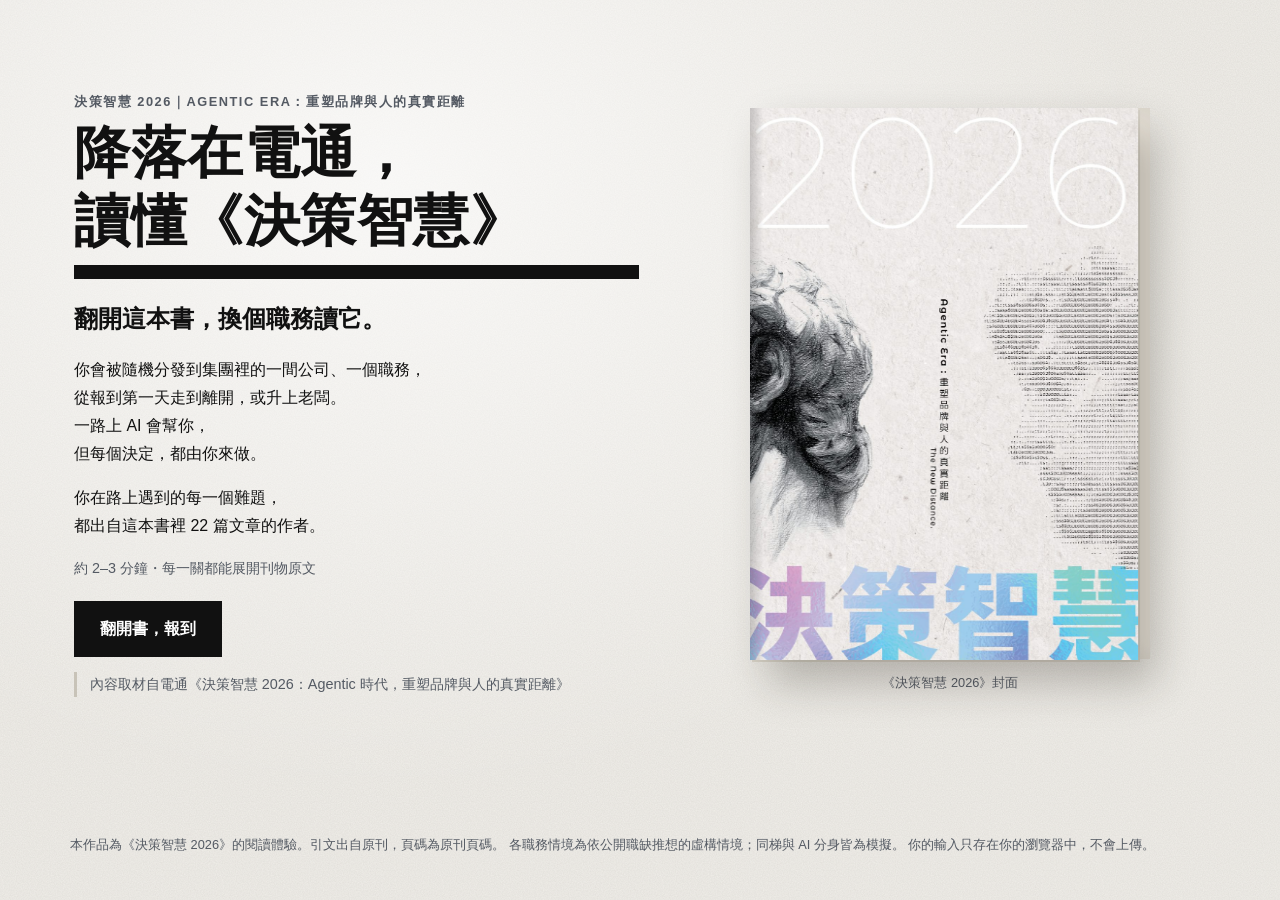
<file: index.html>
<!doctype html>
<html lang="zh-Hant-TW">
<head>
  <meta charset="utf-8">
  <meta name="viewport" content="width=device-width, initial-scale=1">
  <title>降落在電通，讀懂《決策智慧》</title>
  <meta name="description" content="降落在電通：用 2–3 分鐘走一次 AI 時代的職涯，讀懂《決策智慧 2026》。">
  <link rel="icon" href="data:image/svg+xml,%3Csvg xmlns=%27http://www.w3.org/2000/svg%27 viewBox=%270 0 32 32%27%3E%3Crect width=%2732%27 height=%2732%27 fill=%27%23111%27/%3E%3Crect x=%276%27 y=%2714%27 width=%2720%27 height=%275%27 fill=%27%23fff%27/%3E%3Ccircle cx=%2724%27 cy=%278%27 r=%274%27 fill=%27%23f23a12%27/%3E%3C/svg%3E">
  <link rel="stylesheet" href="css/style.css">
  <link rel="stylesheet" href="css/read.css">
</head>
<body class="home">
  <a class="sr" href="#stage">跳到主要內容</a>
  <div id="decor" aria-hidden="true"></div>
  <div class="layout">
    <main id="stage" tabindex="-1" aria-live="polite"></main>
    <aside id="side" aria-label="同梯與 AI 分身" hidden></aside>
  </div>
  <div id="drawer" hidden></div>
  <footer>
    本作品為《決策智慧 2026》的閱讀體驗。引文出自原刊，頁碼為原刊頁碼。
    各職務情境為依公開職缺推想的虛構情境；同梯與 AI 分身皆為模擬。
    你的輸入只存在你的瀏覽器中，不會上傳。
  </footer>
  <script type="module" src="js/game.js"></script>
</body>
</html>
</file>
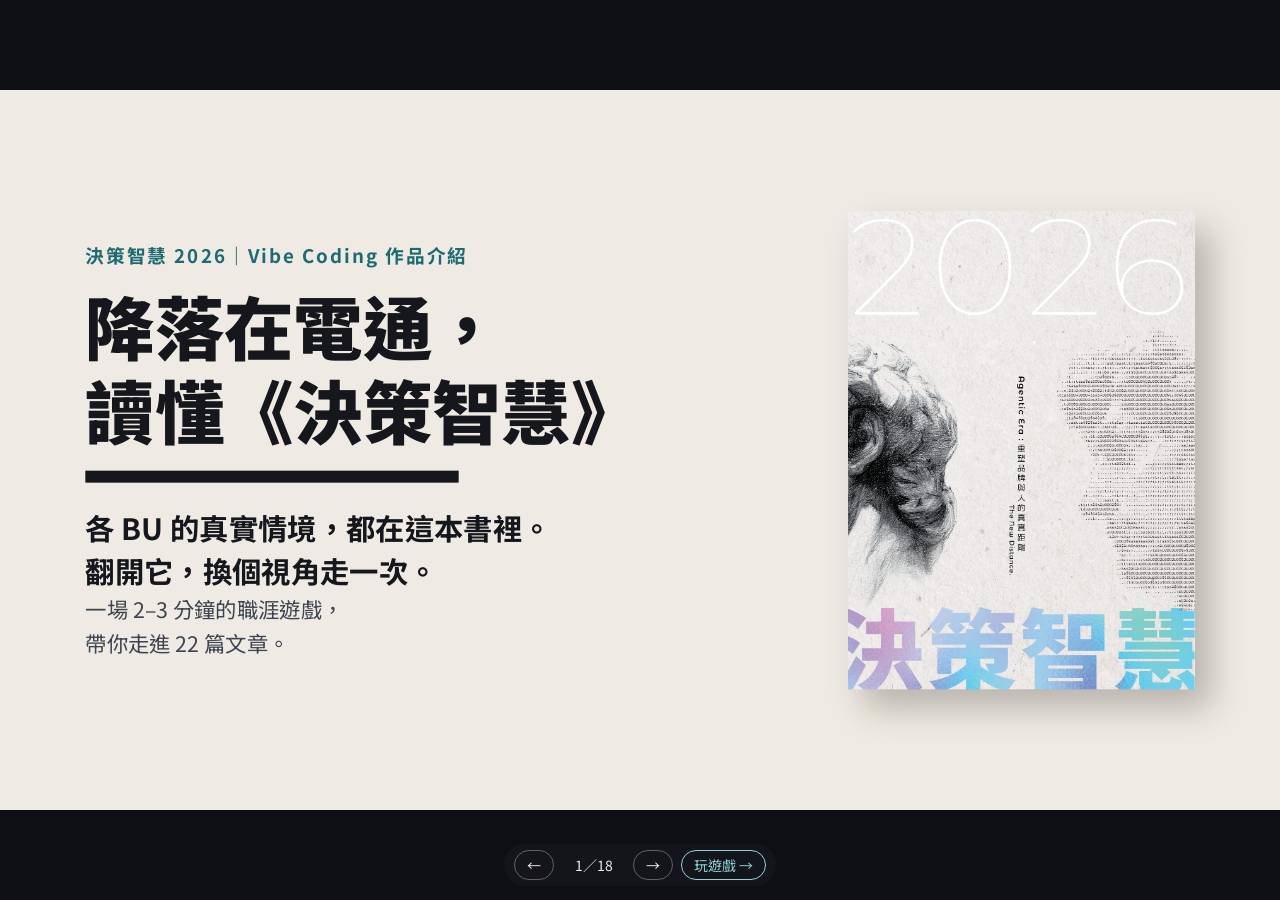
<file: slides/index.html>
<!doctype html>
<html lang="zh-Hant">
<head>
<meta charset="utf-8">
<meta name="viewport" content="width=device-width, initial-scale=1">
<title>降落在電通，讀懂《決策智慧》｜作品介紹</title>
<link rel="preconnect" href="https://fonts.googleapis.com"><link rel="preconnect" href="https://fonts.gstatic.com" crossorigin>
<link rel="stylesheet" href="https://fonts.googleapis.com/css2?family=Noto+Sans+TC:wght@400;700;900&display=swap"><link rel="stylesheet" href="https://fonts.googleapis.com/css2?family=Space+Grotesk:wght@500;700&display=swap">
<link rel="stylesheet" href="deck.css">
<link rel="stylesheet" href="viewer.css">
</head>
<body>
<main id="deck" aria-live="polite">
<section id="cover" data-transition="fade">
<div class="cover-grid">
<div>
<p class="kicker rise" style="--i:0">決策智慧 2026｜Vibe Coding 作品介紹</p>
<h1 class="zh-h1 rise" style="--i:1">降落在電通，<br>讀懂《決策智慧》</h1>
<div class="bar grow" style="--i:2"></div>
<p class="lead rise" style="--i:3">各 BU 的真實情境，都在這本書裡。<br>翻開它，換個視角走一次。</p>
<p class="muted rise" style="--i:4">一場 2–3 分鐘的職涯遊戲，<br>帶你走進 22 篇文章。</p>
</div>
<img class="cover-img rise" style="--i:2" src="assets/8b0d44ad1aa40c8436d853580aafc0a4.jpg" alt="《決策智慧 2026》封面：素描人像與點陣人像並置，下方是彩色的「決策智慧」四字">
</div>
</section>
<section id="why" class="ink" data-transition="fade">
<p class="kicker rise" style="--i:0">發想初衷｜回應這場比賽的三個目的</p>
<h2 class="why-h rise" style="--i:1">文字太多，我們習慣讓 AI 摘要；<br>讀得很快，卻很少真的吸收。</h2>
<div class="goals">
<div class="goal rise" style="--i:2">
<p class="gword g1">落地</p>
<div><p class="gtag">鼓勵 AI 實作</p><p class="gmain">我用 Claude Code，從一個想法做到能玩的網站。</p><p class="gsub">每一段討論、每一次修正都記錄下來，別人看了也能照著做。</p></div>
</div>
<div class="goal rise" style="--i:3">
<p class="gword g2">好讀</p>
<div><p class="gtag">提升閱讀體驗</p><p class="gmain">不做閱讀器，也不做摘要。</p><p class="gsub">先讓人在處境裡被一句話打到，再帶他讀原文，才吸收得了。</p></div>
</div>
<div class="goal rise" style="--i:4">
<p class="gword g3">舞台</p>
<div><p class="gtag">AI 人才與文化</p><p class="gmain">想像力，是你的超能力。</p><p class="gsub">一個電通人，不用設限自己做不到；只要有想法，AI 幫你做成完整作品。</p></div>
</div>
</div>
<div class="byline rise" style="--i:5"><img class="byline-face" src="assets/4f4520958a7bebd505eed6886d2ba680.jpg" alt="Amy 的照片"><div><p class="byline-role">作品與簡報製作</p><p class="byline-name">Merkle Amy</p></div></div>
</section>
<section id="insight" class="world" data-transition="fade">
<p class="kicker rise" style="--i:0">讀完這本書，我發現</p>
<h2 class="rise" style="--i:1">同一本書裡，作者們其實站在不同邊</h2>
<div class="tensions">
<div class="tension rise" style="--i:2">
<div class="side"><p class="tq">「把最昂貴的試錯，留在虛擬世界完成。」</p><p class="tw">陳介立等〈People Model〉</p></div>
<p class="tvs">人可以<br>被模擬嗎？</p>
<div class="side"><p class="tq">「AI 很懂邏輯，但人，從不只靠邏輯活著。」</p><p class="tw">周麗君〈真實的力量〉</p></div>
</div>
<div class="tension rise" style="--i:3">
<div class="side"><p class="tq">「AI 不只提升內容產製效率，更能串聯人才、創意與技術」</p><p class="tw">Trent Agnew〈超越效率〉</p></div>
<p class="tvs">AI 量產，<br>放大或稀釋？</p>
<div class="side"><p class="tq">「品牌很可能因為 AI 的規模化生產，而逐漸滑向市場平均值。」</p><p class="tw">潘其偉〈拒絕同質化 AI Slop〉</p></div>
</div>
<div class="tension rise" style="--i:4">
<div class="side"><p class="tq">「Learning by doing. 沒有完美的計畫　只有不斷學習的行動」</p><p class="tw">唐心慧〈AI for Growth〉</p></div>
<p class="tvs">先做再說，<br>還是先顧文化？</p>
<div class="side"><p class="tq">「AI 導入不是軍備採購競賽　而是以人為本的文化轉型」</p><p class="tw">王馥蓓、周允玉〈文化暗流〉</p></div>
</div>
</div>
<p class="tconc rise" style="--i:5">這些拉扯沒有標準答案，它們就是我們每天在工作裡遇到的處境。<br>所以我把它做成遊戲：讓你站上一個職務，親手做一次決定。</p>
</section>
<section id="what" data-transition="fade">
<p class="kicker rise" style="--i:0">作品是什麼</p>
<h2 class="rise" style="--i:1">一場 2–3 分鐘的職涯遊戲</h2>
<div class="flow">
<div class="step rise" style="--i:2"><p class="n">01</p><h3>翻開書</h3><p>被吸進《決策智慧》</p></div>
<div class="step rise" style="--i:3"><p class="n">02</p><h3>被分發</h3><p>集團裡的一間公司、一個職務</p></div>
<div class="step rise" style="--i:4"><p class="n">03</p><h3>5 個決定</h3><p>AI 分身陪你，但由你決定</p></div>
<div class="step rise" style="--i:5"><p class="n">04</p><h3>結局</h3><p>升上老闆、留下來，或離開</p></div>
<div class="step rise" style="--i:6"><p class="n">05</p><h3>讀原文</h3><p>被打到的那一篇，直接讀</p></div>
</div>
<div class="facts">
<div class="fact rise" style="--i:7"><p><b>12 個品牌・27 種職務</b><br>依集團人數占比分發</p></div>
<div class="fact rise" style="--i:8"><p><b>每個難題都出自原文</b><br>71 句引文逐字核對原刊</p></div>
<div class="fact rise" style="--i:9"><p><b>重玩就會遇到不同篇章</b><br>22 篇文章都有入口</p></div>
</div>
</section>
<section id="v-checkin" class="world" data-transition="fade">
<div class="vid">
<div>
<p class="num rise" style="--i:0">01｜報到</p>
<h2 class="rise" style="--i:1">翻開書，<br>走入另角落的電通</h2>
<div class="bar grow" style="--i:2"></div>
<ul class="rise" style="--i:3">
<li>首頁就是刊物封面，翻開後被吸進書裡，落進 Dentsu 的網絡世界</li>
<li>隨機分發到一間公司、一個職務，機率照集團人數占比</li>
<li>識別證與品牌 Logo，讓你一降落就知道自己是誰</li>
</ul>
</div>
<video class="screen rise" style="--i:2" src="assets/51cb9cabac7676caa8fa58a443f1e077.mp4" poster="assets/b5da1642aae7e33ff06b44e0552d5694.jpg" muted loop playsinline preload="metadata" aria-label="遊戲畫面：翻開《決策智慧》封面，被吸進書裡，接著分發到 Merkle 並拿到識別證"></video>
</div>
</section>
<section id="v-notice" data-transition="fade">
<p class="kicker rise" style="--i:0">報到通知｜進入 Day 1 之前</p>
<h2 class="rise" style="--i:1">先認識兩個會跟著你的東西</h2>
<div class="notice2">
<div class="ncard rise" style="--i:2">
<img class="nshot" src="assets/1e22e258a4e592a0b536a3f05d5090ac.png" alt="遊戲畫面：報到通知第 1 頁「你不會一個人報到」，你與點陣化的 AI 分身並排，下方引用 People Model 原文">
<div>
<p class="ntag">AI 分身</p>
<h3>來自書裡的 People Model</h3>
<p class="nfrom">People Model 模擬消費者；我把它反過來用在你身上，只憑公司和職務猜你怎麼選。</p>
<p class="nwhy"><b>為什麼先說</b>知道有人在猜你，每個決定才會多想一步：要照 AI 走，還是自己拿主意？</p>
</div>
</div>
<div class="ncard rise" style="--i:3">
<img class="nshot" src="assets/0b1075edb158d1263ea35ca75462b72a.png" alt="遊戲畫面：報到通知第 2 頁「你的 AI 時代能力六邊形」，六項能力起點各 40 分">
<div>
<p class="ntag t2">六邊形</p>
<h3>你的 AI 時代能力</h3>
<p class="nfrom">六項能力都整理自書裡的文章，起點各 40 分。</p>
<p class="nwhy"><b>為什麼先說</b>結局不是隨機的，是這六項能力決定你升遷或離開。先看到起點，才知道每個選擇在累積什麼。</p>
</div>
</div>
</div>
<p class="tconc rise" style="--i:4">先把規則說清楚，接下來的五個決定，才是有意識的判斷，不是隨手亂按。</p>
</section>
<section id="v-twin" class="world" data-transition="fade">
<div class="vid">
<div>
<p class="num rise" style="--i:0">02｜五個決定</p>
<h2 class="rise" style="--i:1">AI 分身，<br>和你的 AI 時代能力</h2>
<div class="bar grow" style="--i:2"></div>
<ul class="rise" style="--i:3">
<li>AI 分身取自 People Model，每一關先猜你會怎麼選</li>
<li>它的想法要「偷看」才看得到：自己拿主意，還是照 AI 走？</li>
<li>每個選擇都會調整六邊形：感知、連結、衡斷、人性洞察、信任、AI 駕馭</li>
</ul>
</div>
<video class="screen rise" style="--i:2" src="assets/c916d600f686605860f994859f804ffa.mp4" poster="assets/a1f72bf454341619539f7a8bd040e8dc.jpg" muted loop playsinline preload="metadata" aria-label="遊戲畫面：寫下 Day 1 的一句話、拉動交給 AI 的比例、偷看 AI 分身的想法，側欄六邊形隨之變化"></video>
</div>
</section>
<section id="v-debate" class="world" data-transition="fade">
<div class="vid">
<div>
<p class="num rise" style="--i:0">03｜辯論庭</p>
<h2 class="rise" style="--i:1">書裡的作者，<br>其實在對話</h2>
<div class="bar grow" style="--i:2"></div>
<ul class="rise" style="--i:3">
<li>6 組不同看法，例如：人可以被模擬嗎？你站哪邊？</li>
<li>選一邊之後，給你另一邊最有力的一句話</li>
<li>這題沒有對錯，兩篇原文都能直接讀</li>
</ul>
</div>
<video class="screen rise" style="--i:2" src="assets/d7de9cbea177ef9cb155ba59e9097203.mp4" poster="assets/0b0e8746f7c0cfc93535891f7950b0ca.jpg" muted loop playsinline preload="metadata" aria-label="遊戲畫面：辯論庭兩張引文卡，選了一邊後出現「你選的這段話」與「另一邊也有話要說」"></video>
</div>
</section>
<section id="v-reader" class="world" data-transition="fade">
<div class="vid">
<div>
<p class="num rise" style="--i:0">04｜讀原文</p>
<h2 class="rise" style="--i:1">被 touch 到的那一刻，<br>馬上讀原文</h2>
<div class="bar grow" style="--i:2"></div>
<ul class="rise" style="--i:3">
<li>點篇名，右側滑出全文，直接捲到被引用的那一段</li>
<li>讀完問一句：這篇有幫助你面對剛剛的處境嗎？</li>
<li>遊戲不中斷，按一下就回到原本那一關</li>
</ul>
</div>
<video class="screen rise" style="--i:2" src="assets/8f61118b8ce0cbf8b1d6a4a98b280c8f.mp4" poster="assets/10641942ee3e02f8e554d28dab83860b.jpg" muted loop playsinline preload="metadata" aria-label="遊戲畫面：點篇名後右側滑出 People Model 全文，標示遊戲中引用的段落，讀完回答有幫助後回到遊戲"></video>
</div>
</section>
<section id="v-takeover" class="world" data-transition="fade">
<div class="vid">
<div>
<p class="num rise" style="--i:0">05｜交給 AI</p>
<h2 class="rise" style="--i:1">也可以把決定<br>交給 AI 分身</h2>
<div class="bar grow" style="--i:2"></div>
<ul class="rise" style="--i:3">
<li>每一關都有「從現在起交給 AI 分身處理」</li>
<li>按下去，分身照它的預測替你走完剩下的職涯</li>
<li>它只知道你的公司和職務，每個選擇都照這些推測</li>
</ul>
</div>
<video class="screen rise" style="--i:2" src="assets/a31d56f68c9a8d1b4dabf93938f609f6.mp4" poster="assets/47eb74c76008f15d4abf9ade9a92c8ed.jpg" muted loop playsinline preload="metadata" aria-label="遊戲畫面：按下交給 AI 分身處理後，列出分身替玩家做的五個決定"></video>
</div>
</section>
<section id="v-ending" class="world" data-transition="fade">
<div class="vid">
<div>
<p class="num rise" style="--i:0">06｜結局</p>
<h2 class="rise" style="--i:1">結局，<br>由你的選擇決定</h2>
<div class="bar grow" style="--i:2"></div>
<ul class="rise" style="--i:3">
<li>升上老闆、留下來，或離開，每個結局都說明原因</li>
<li>疊出兩個六邊形：真實的你，和 AI 猜的你</li>
<li>列出你讀過哪些文章、覺得有沒有幫助、接著選了什麼</li>
</ul>
</div>
<video class="screen rise" style="--i:2" src="assets/96df8f85632d5d123e7f3c53e7d1267e.mp4" poster="assets/22004285e8ab13ea0fd3939180a50e57.jpg" muted loop playsinline preload="metadata" aria-label="遊戲畫面：結局「你升上了電通的老闆」，疊出玩家與 AI 分身的兩個六邊形，並說明為什麼是這個結局"></video>
</div>
</section>
<section id="brief" data-transition="fade">
<p class="kicker rise" style="--i:0">Vibe Coding 製作歷程｜1 審題</p>
<h2 class="rise" style="--i:1">最難的不是做出來，是想清楚要做什麼</h2>
<div class="brief3">
<div class="bcol rise" style="--i:2">
<p class="bn">01</p><h3>一起審題</h3>
<ul>
<li>評分最重的是<b>閱讀體驗與內容策展（40 分）</b></li>
<li>比賽三個目的：落地、好讀、舞台</li>
<li>請 AI 讀完 22 篇，整理每篇重點與<b>彼此對立的觀點</b></li>
</ul>
<p class="bout">結論：不再做一個摘要，要讓人想讀原文</p>
</div>
<div class="bcol rise" style="--i:3">
<p class="bn">02</p><h3>我帶來的素材</h3>
<ul>
<li>22 篇原稿、InDesign 原始檔、封面扉頁素材</li>
<li>比賽初衷與評分方式</li>
<li>參考作品：《81億分之一》</li>
<li>各品牌人數占比、公開職缺、官網介紹</li>
<li>介面草圖、識別證吊牌</li>
<li>我在 Merkle 的工作經驗</li>
</ul>
</div>
<div class="bcol rise" style="--i:4">
<p class="bn">03</p><h3>一起決定做什麼</h3>
<ul>
<li>我最有感的是 People Model → 變成跟著你的 <b>AI 分身</b></li>
<li>《81億分之一》的「隨機出生」→ 依人數占比<b>降落在電通</b></li>
<li>AI 整理出的論點<b>並不站同一邊</b> → 我想到用辯論、用遊戲來做</li>
<li>每個難題都出自原文 → 被打到就<b>讀原文</b></li>
</ul>
<p class="bout">結論：2–3 分鐘的職涯遊戲，先有處境，再讀原文</p>
</div>
</div>
<p class="tconc rise" style="--i:5">有了 AI，寫程式、測試這些例行工作不再是難點；<br>難的是一開始人和 AI 怎麼討論、從哪個角度切入素材。<br>這套做法可以學：先讓 AI 攤開素材的論點，再由人決定切入的角度。</p>
</section>
<section id="process" data-transition="fade">
<p class="kicker rise" style="--i:0">Vibe Coding 製作歷程｜2 分工與互補</p>
<h2 class="rise" style="--i:1">我負責判斷，AI 負責把判斷做出來</h2>
<div class="roles">
<div class="role rise" style="--i:2">
<p class="rtag">我｜Merkle Amy</p>
<p class="rdo">提出發想與結構，用電通人的眼光判斷情境像不像真的，決定取捨、語氣與每一句話。</p>
<p class="rgap">AI 不在電通上班：它不知道 HQ 不提案、Merkle 做的是數據與 CRM。</p>
</div>
<div class="role rise" style="--i:3">
<div class="rhead"><p class="rtag t2">Claude Code</p><p class="rmodel">模型 Claude Opus 5.5<span>・</span>Effort：High</p></div>
<p class="rdo">讀完 22 篇、整理彼此對立的觀點；寫程式、還原原刊全文與圖片、逐字核對引文、自動試玩與截圖。</p>
<p class="rgap">我一個人做不完這些：想法講出來，當天就能玩、就能驗證。</p>
</div>
</div>
<div class="duo">
<div class="dbox rise" style="--i:4">
<p class="dwho">我抓到</p>
<p class="dstep"><b>AI 先做</b>從文章挑故事當情境，Merkle 被寫成理財顧問</p>
<p class="dstep"><b>我發現</b>Merkle 做的是數據與 CRM，不是這樣</p>
<p class="dstep ok"><b>一起改成</b>先問每個職務每天做什麼，再找原文對應</p>
</div>
<div class="dbox rise" style="--i:5">
<p class="dwho">我抓到</p>
<p class="dstep"><b>AI 先做</b>每個人第 2 題都要提案、用 People Model</p>
<p class="dstep"><b>我發現</b>HQ 是內部單位，根本不面對客戶</p>
<p class="dstep ok"><b>一起改成</b>內部職務改成資料把關，引唐心慧的資料治理原文</p>
</div>
<div class="dbox rise" style="--i:6">
<p class="dwho ai">AI 抓到</p>
<p class="dstep"><b>AI 發現</b>自動試玩上百輪：一路照 AI 走，結局竟是「走自己的路」</p>
<p class="dstep"><b>我決定</b>結局與升遷都由六項能力決定</p>
<p class="dstep ok"><b>一起驗證</b>改完再跑 5 種玩法，每個結局都對得上</p>
</div>
</div>
<p class="strip rise" style="--i:7"><b>74</b> 段討論全部記錄<span>・</span><b>71</b> 句引文逐字核對原刊<span>・</span><b>5</b> 種玩法自動試玩<span>・</span>桌機與手機自動截圖</p>
</section>
<section id="craft" data-transition="fade">
<p class="kicker rise" style="--i:0">Vibe Coding 製作歷程｜3 巧思與難度</p>
<h2 class="rise" style="--i:1">看不見的地方，花了最多力氣</h2>
<div class="craft6">
<div class="cc rise" style="--i:2">
<h3>原刊全文還原</h3>
<p class="hard"><b>卡在哪裡</b>文字散在 InDesign 上百個文字框，圖和圖說也分開放</p>
<p class="how"><b>怎麼解決</b>依版面座標排出閱讀順序，49 張原刊圖配回對應的圖說</p>
</div>
<div class="cc rise" style="--i:3">
<h3>引文一字不能錯</h3>
<p class="hard"><b>卡在哪裡</b>71 句引文，印刷頁碼和 PDF 頁碼還不一樣</p>
<p class="how"><b>怎麼解決</b>寫程式逐字比對原刊、換算頁碼，每次改版都重跑</p>
</div>
<div class="cc rise" style="--i:4">
<h3>情境要像真的</h3>
<p class="hard"><b>卡在哪裡</b>12 個品牌、27 種職務，AI 不知道每個職務的日常</p>
<p class="how"><b>怎麼解決</b>歸成 13 個職務家族、依人數占比分發，內部單位另寫版本</p>
</div>
<div class="cc rise" style="--i:5">
<h3>結局要公平</h3>
<p class="hard"><b>卡在哪裡</b>規則一改，結局就失衡：實際玩的時候，一直升不上老闆</p>
<p class="how"><b>怎麼解決</b>5 種玩法各試玩數百輪，調到照 AI 走被取代、不用 AI 跟不上、平衡才升遷</p>
</div>
<div class="cc rise" style="--i:6">
<h3>中文要好讀</h3>
<p class="hard"><b>卡在哪裡</b><span>自動折行會把詞切成兩半，連<span style="white-space:nowrap">「dentsu X」</span>都被拆開</span></p>
<p class="how"><b>怎麼解決</b>用中文分詞把詞與專有名詞包成不可拆的單位，只在句號後換行</p>
</div>
<div class="cc rise" style="--i:7">
<h3>邊玩邊讀，不中斷</h3>
<p class="hard"><b>卡在哪裡</b>規定純靜態、沒有後端，又要讓人隨時讀原文</p>
<p class="how"><b>怎麼解決</b>右側滑出全文、捲到引用段落，關掉就回到原本那一關</p>
</div>
</div>
</section>
<section id="guard" data-transition="fade">
<p class="kicker rise" style="--i:0">Vibe Coding 製作歷程｜4 背後的把關</p>
<h2 class="rise" style="--i:1">我只說要什麼，AI 在背後做了這些把關</h2>
<div class="pipe">
<div class="stage s-me rise" style="--i:2">
<p class="sn">01｜人</p><h3>說要什麼</h3>
<ul><li>想做的體驗、素材</li><li>哪裡不對、要改成什麼</li><li>取捨與語氣</li></ul>
</div>
<p class="arr rise" style="--i:3" aria-hidden="true">→</p>
<div class="stage s-ai rise" style="--i:3">
<p class="sn">02｜AI</p><h3>拆解與實作</h3>
<ul><li>讀 22 篇與 InDesign 原始檔</li><li>拆成內容、遊戲流程、閱讀器</li><li>寫程式、還原全文與圖片</li></ul>
</div>
<p class="arr rise" style="--i:4" aria-hidden="true">→</p>
<div class="stage s-ai rise" style="--i:4">
<p class="sn">03｜AI</p><h3>自動驗證</h3>
<ul><li>71 句引文逐字比對原刊</li><li>5 種玩法各試玩數百輪，每一步檢查有沒有壞掉</li><li>桌機與手機自動截圖</li></ul>
</div>
<p class="arr rise" style="--i:5" aria-hidden="true">→</p>
<div class="stage s-sec rise" style="--i:5">
<p class="sn">04｜AI</p><h3>上線前資安把關</h3>
<ul><li>掃描 email、密碼、金鑰</li><li>只上傳網站資料夾</li><li>確認不存資料、不對外傳送</li></ul>
</div>
</div>
<p class="loop rise" style="--i:6"><span aria-hidden="true">↺</span>人看成品、說哪裡不對，再跑一輪：製作歷程裡記錄了 74 段這樣的來回</p>
<div class="asks rise" style="--i:7">
<p class="ask-t">非工程師也該多問的問題</p>
<div class="ask-g">
<p><b>對應 02</b>「這個情境，真的是這個職務每天會遇到的嗎？」</p>
<p><b>對應 03</b>「引用的內容，有核對過原文和頁碼嗎？」</p>
<p><b>對應 03</b>「改了這裡，別的地方會不會壞掉？手機上看正常嗎？」</p>
<p><b>對應 04</b>「會蒐集使用者資料嗎？資料存在哪裡？」</p>
<p><b>對應 04</b>「哪些檔案會公開？裡面有沒有個資、email 或金鑰？」</p>
<p><b>對應 04</b>「放上網路之前，誰看得到？要不要先私下確認？」</p>
</div>
</div>
</section>
<section id="security" data-transition="fade">
<p class="kicker rise" style="--i:0">部署與資安自評</p>
<h2 class="rise" style="--i:1">純靜態網站，不蒐集任何資料</h2>
<div class="cards3">
<div class="card rise" style="--i:2"><h3>放在哪裡</h3><p>部署在 GitHub Pages。<br>遊戲內容都來自刊物，不需要後端；靜態網站最單純，評審免登入就能打開。</p></div>
<div class="card rise" style="--i:3"><h3>資料怎麼處理</h3><p>沒有後端、資料庫、API 金鑰。<br>玩家寫的那句話與閱讀紀錄，只存在自己的瀏覽器，不上傳。</p></div>
<div class="card rise" style="--i:4"><h3>檢查過的項目</h3><p>排除刊物末頁的主管 email；<br>個人識別證照片不入站。</p></div>
</div>
</section>
<section id="vision" class="teal" data-transition="fade">
<p class="kicker rise" style="--i:0">未來願景</p>
<h2 class="rise" style="--i:1">下一步，讓刊物知道<br>哪些觀點真的影響了判斷</h2>
<div class="bar grow" style="--i:2"></div>
<p class="rise" style="--i:3">結合 Merkle 擅長的數據分析：在取得同意、匿名的前提下，<br>彙整玩家的遊戲歷程，看文章有沒有呼應到後續的選擇。</p>
<ul class="qs rise" style="--i:4">
<li>哪一篇文章，最常在玩家卡關時被打開？</li>
<li>讀完〈重建 SOV〉覺得有幫助的人，接下來交給 AI 的比例有沒有改變？</li>
<li>哪些職務的人，最常偷看 AI 分身的想法？</li>
</ul>
</section>
<section id="closing" class="ink">
<p class="kicker rise" style="--i:0">降落在電通，讀懂《決策智慧》</p>
<h1 class="rise" style="--i:1">AI 幫你走得更快，</h1>
<h1 class="rise" style="--i:2">方向由你決定。</h1>
<div class="bar grow" style="--i:3"></div>
<p class="lead rise" style="--i:4">翻開這本書，降落在電通。</p>
<p class="muted rise" style="--i:5"><a class="golink" href="../">apple101183.github.io/decision-wisdom-2026-event</a></p>
</section>
</main>
<nav class="bar-ui" aria-label="簡報控制">
  <button id="prev" type="button" aria-label="上一頁">←</button>
  <span id="count">1／18</span>
  <button id="next" type="button" aria-label="下一頁">→</button>
  <a href="../" class="play">玩遊戲 →</a>
</nav>
<script src="viewer.js"></script>
</body>
</html>
</file>
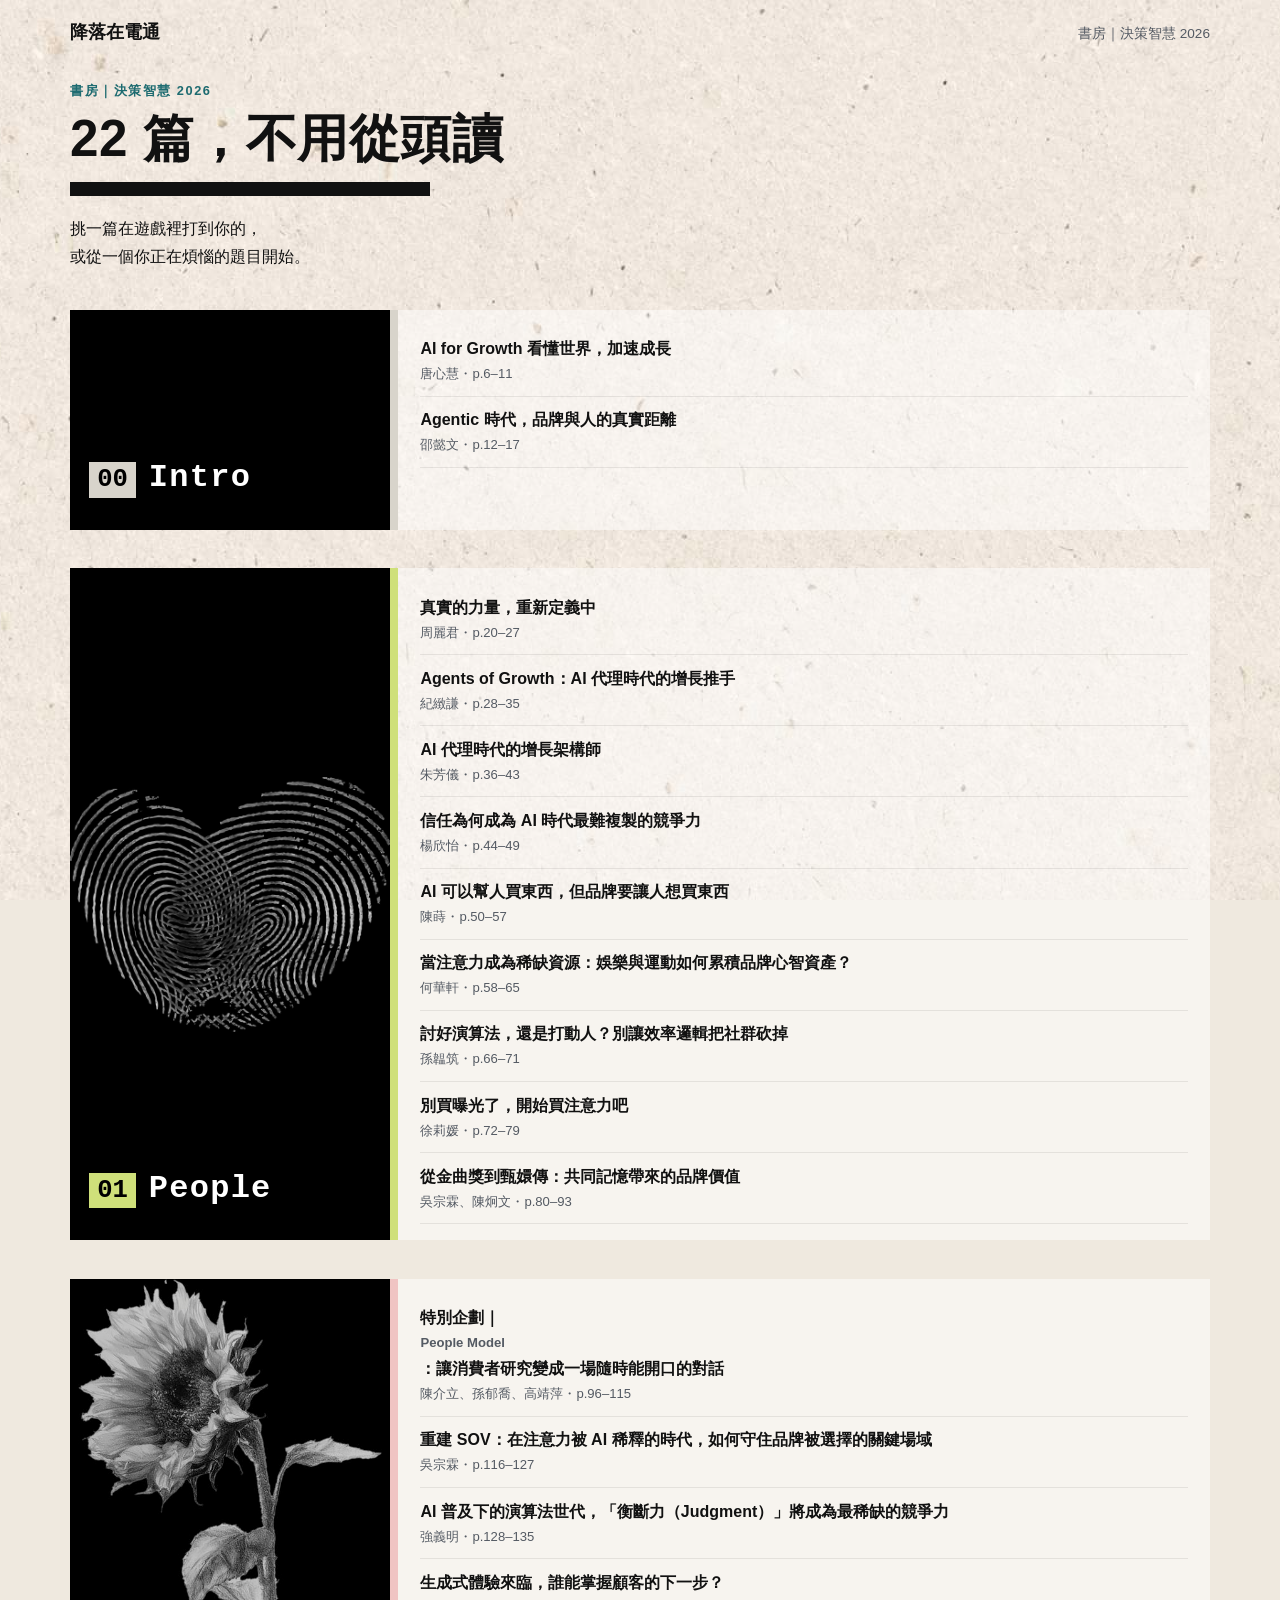
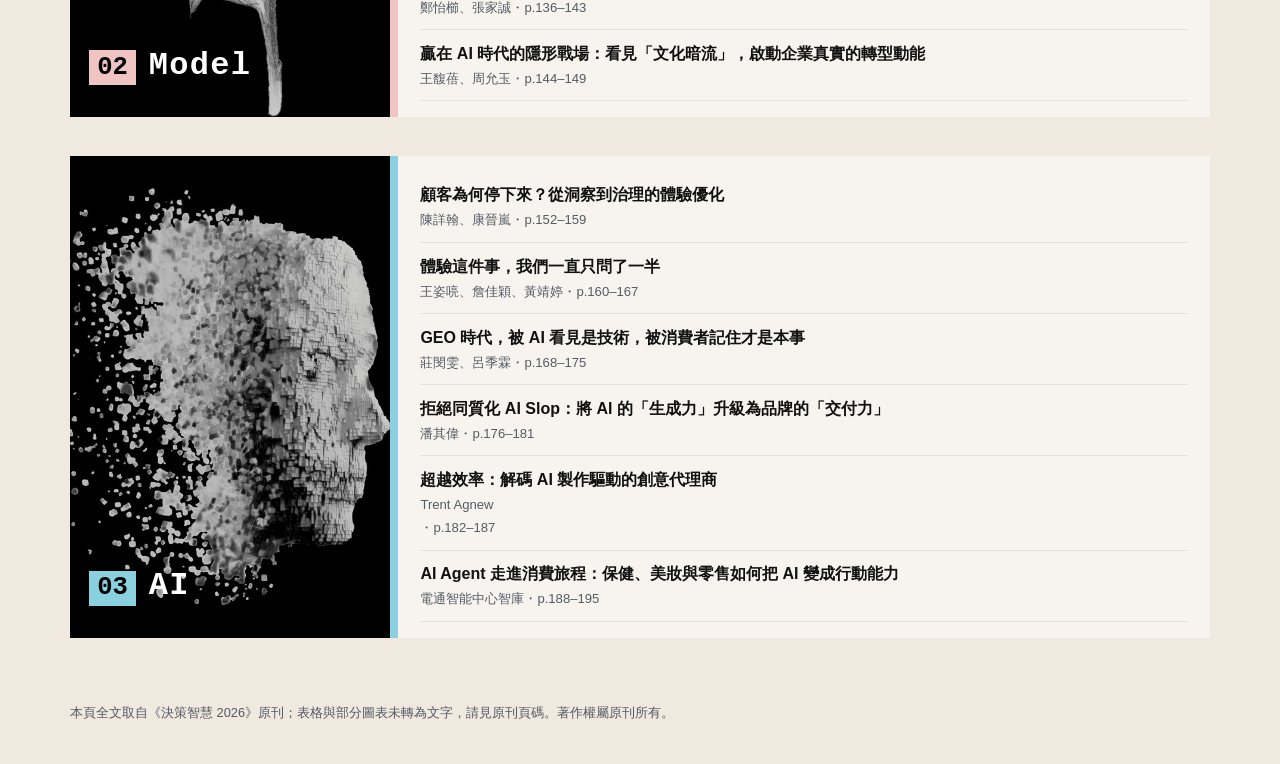
<file: read.html>
<!doctype html>
<html lang="zh-Hant-TW">
<head>
  <meta charset="utf-8">
  <meta name="viewport" content="width=device-width, initial-scale=1">
  <title>書房｜降落在電通，讀懂《決策智慧》</title>
  <meta name="description" content="《決策智慧 2026》全文閱讀">
  <link rel="icon" href="data:image/svg+xml,%3Csvg xmlns=%27http://www.w3.org/2000/svg%27 viewBox=%270 0 32 32%27%3E%3Crect width=%2732%27 height=%2732%27 fill=%27%23111%27/%3E%3Crect x=%276%27 y=%2714%27 width=%2720%27 height=%275%27 fill=%27%23fff%27/%3E%3Ccircle cx=%2724%27 cy=%278%27 r=%274%27 fill=%27%23f23a12%27/%3E%3C/svg%3E">
  <link rel="stylesheet" href="css/style.css">
  <link rel="stylesheet" href="css/read.css">
</head>
<body class="reader">
  <div class="progress" aria-hidden="true"><span id="prog"></span></div>
  <header class="read-top">
    <a href="index.html" class="read-home">降落在電通</a>
    <span class="read-where">書房｜決策智慧 2026</span>
  </header>
  <main id="article" tabindex="-1"></main>
  <footer>
    本頁全文取自《決策智慧 2026》原刊；表格與部分圖表未轉為文字，請見原刊頁碼。著作權屬原刊所有。
  </footer>
  <script type="module" src="js/read.js"></script>
</body>
</html>
</file>
<file: css/style.css>
/* 兩種場景：
   home  ＝《決策智慧 2026》封面：淺色紙感，像站在書前
   world ＝ dentsu「Innovating to Impact」主視覺：冷灰漸層＋青綠、橘紅、藍紫的網絡線條 */
:root {
  --ink: #111;
  --muted: #545a63;
  --paper: #efede8;
  --teal: #3c9fa4;  --teal-d: #1d6b70;
  --red: #f23a12;   --red-d: #b8290a;
  --blue: #6871d6;  --blue-d: #3f47a6;
  --accent: var(--teal); --accent-d: var(--teal-d);
  --panel: rgba(255, 255, 255, .97);
  font-family: "Helvetica Neue", Arial, "Noto Sans TC", "PingFang TC", "Microsoft JhengHei", system-ui, sans-serif;
}
* { box-sizing: border-box; }
html, body { min-height: 100%; }
body { margin: 0; color: var(--ink); line-height: 1.75; transition: background-color .6s; }
.sr { position: absolute; left: -9999px; }
.sr:focus { left: 1rem; top: 1rem; background: #fff; padding: .5rem; z-index: 10; }

/* ---------- 場景背景 ---------- */
body.home {
  background: var(--paper);
  background-image:
    radial-gradient(ellipse at 30% 20%, rgba(255,255,255,.7), transparent 60%),
    url("data:image/svg+xml,%3Csvg xmlns='http://www.w3.org/2000/svg' width='220' height='220'%3E%3Cfilter id='n'%3E%3CfeTurbulence type='fractalNoise' baseFrequency='.85' numOctaves='3' seed='3'/%3E%3CfeColorMatrix values='0 0 0 0 .45 0 0 0 0 .43 0 0 0 0 .4 0 0 0 .22 0'/%3E%3C/filter%3E%3Crect width='100%25' height='100%25' filter='url(%23n)'/%3E%3C/svg%3E");
}
body.world { background-color: #b9c0cc; }
body.world::before {
  content: ""; position: fixed; inset: 0; pointer-events: none; z-index: 0; opacity: .35;
  background-image: url("data:image/svg+xml,%3Csvg xmlns='http://www.w3.org/2000/svg' width='200' height='200'%3E%3Cfilter id='n'%3E%3CfeTurbulence type='fractalNoise' baseFrequency='.9' numOctaves='2' seed='9'/%3E%3CfeColorMatrix values='0 0 0 0 .3 0 0 0 0 .32 0 0 0 0 .36 0 0 0 .35 0'/%3E%3C/filter%3E%3Crect width='100%25' height='100%25' filter='url(%23n)'/%3E%3C/svg%3E");
}
#decor { position: fixed; inset: 0; z-index: 0; pointer-events: none; opacity: 0; transition: opacity .8s;
  background: radial-gradient(ellipse at 50% 35%, #d0d5df 0%, #c3c9d5 45%, #a6aebb 100%); }
#decor svg { width: 100%; height: 100%; }
body.world #decor { opacity: 1; }
@media (max-width: 899px) { body.world #decor { opacity: .45; } }

/* ---------- 版面 ---------- */
.layout { position: relative; z-index: 1; max-width: 1080px; margin: 0 auto; padding: 1.25rem; display: grid; gap: 1.5rem; grid-template-columns: 1fr; }
@media (min-width: 900px) { .layout { grid-template-columns: minmax(0, 1fr) 300px; padding: 2.5rem 1.5rem; } }
body.home .layout { grid-template-columns: 1fr; max-width: 1180px; }

#stage { background: var(--panel); padding: 1.5rem; outline: none; min-height: 60vh; }
@media (min-width: 900px) { #stage { padding: 2.5rem 3rem; } }
body.home #stage { background: transparent; padding: 0; }
#stage[data-accent="people"] { --accent: var(--teal); --accent-d: var(--teal-d); }
#stage[data-accent="model"]  { --accent: var(--red);  --accent-d: var(--red-d); }
#stage[data-accent="ai"]     { --accent: var(--blue); --accent-d: var(--blue-d); }

/* 主視覺的招牌：粗黑橫條 */
.bar { display: block; height: 14px; background: var(--ink); margin: .6rem 0 1.2rem; max-width: 520px; }
#stage h2 + .bar, #stage .big + .bar { height: 10px; }

h1, h2, h3 { font-weight: 800; letter-spacing: .01em; line-height: 1.3; }
h2 { font-size: 1.55rem; margin: .3em 0 0; }
h2.big { font-size: clamp(1.6rem, 5vw, 2.3rem); }
.kicker { font-size: .8rem; color: var(--accent-d); font-weight: 800; letter-spacing: .12em; text-transform: uppercase; margin: 0; }
.meta { color: var(--muted); font-size: .9rem; }
.task { font-size: 1.1rem; }
.role { background: #f1f2f5; padding: .75rem 1rem; }

/* ---------- 首頁：站在書前 ---------- */
.home-hero { display: grid; gap: 2rem; align-items: center; grid-template-columns: 1fr; padding: 1rem 0 2rem; }
@media (min-width: 860px) { .home-hero { grid-template-columns: 1.05fr .95fr; gap: 3.5rem; min-height: 82vh; } }
.home-copy .kicker { color: var(--muted); }
.home-copy h1 { font-size: clamp(3rem, 10vw, 5.4rem); margin: .1em 0 0; font-weight: 800; letter-spacing: -.01em; line-height: 1; }
.home-copy h1.zh-title { font-size: clamp(2rem, 6.4vw, 3.5rem); line-height: 1.22; letter-spacing: .01em; }
.home-copy .bar { max-width: 100%; }
.home-copy .lead { font-size: 1.5rem; font-weight: 700; margin: .2rem 0 .8rem; }
.home-copy .from { font-size: .9rem; color: var(--muted); border-left: 3px solid #c8c3b8; padding-left: .8rem; }
.home-hero > * { min-width: 0; }
.book { perspective: 1800px; display: flex; justify-content: center; }
.book figure { margin: 0; }
.book-cover {
  width: min(78vw, 400px); aspect-ratio: 1100 / 1517; position: relative;
  transform-origin: left center; transform: rotateY(-14deg); transition: transform 1.1s cubic-bezier(.6,.05,.3,1), opacity 1.1s;
  box-shadow: 18px 22px 40px rgba(40, 35, 25, .28), 2px 2px 0 #d9d4c9;
}
.book-cover img { width: 100%; height: 100%; display: block; object-fit: cover; }
.book-cover::before { content: ""; position: absolute; inset: 0 auto 0 0; width: 14px; background: linear-gradient(90deg, rgba(0,0,0,.18), transparent); }
.book:hover .book-cover { transform: rotateY(-22deg); }
body.opening .book-cover { transform: rotateY(-160deg); opacity: 0; transition: transform .75s cubic-bezier(.55,.05,.3,1), opacity .5s .4s; }
body.opening .home-copy { opacity: 0; transition: opacity .6s; }
.book-caption { text-align: center; font-size: .8rem; color: var(--muted); margin-top: .8rem; }

/* ---------- 按鈕 ---------- */
.btn { font: inherit; font-weight: 700; border: 2px solid var(--ink); background: #fff; color: var(--ink); padding: .75rem 1.5rem; cursor: pointer; border-radius: 0; }
.btn:focus-visible, .debate-card:focus-visible, input:focus-visible, summary:focus-visible { outline: 3px solid var(--accent-d); outline-offset: 2px; }
.btn.primary { background: var(--ink); color: #fff; }
.btn.primary:hover { background: #333; }
.btn.primary:disabled { opacity: .35; cursor: not-allowed; }
.btn.ghost { border-color: var(--muted); color: var(--muted); background: transparent; }
.btn.mini { padding: .1rem .7rem; }
.row, .choices { display: flex; gap: .75rem; flex-wrap: wrap; margin-top: 1.25rem; }
.choices .btn { flex: 1 1 14rem; text-align: left; }
.btn.choice:hover, .debate-card:hover { border-color: var(--accent-d); box-shadow: inset 0 -6px 0 var(--accent); }

/* ---------- 分發 ---------- */
.roll { font-size: 2.4rem; font-weight: 800; min-height: 3rem; }
.card { border: 2px solid var(--ink); padding: 1rem 1.25rem; margin: 1rem 0; background: #fff; }
.card-name { font-size: 1.3rem; font-weight: 800; margin: 0; }
.card-name span { font-size: .95rem; font-weight: 400; margin-left: .6rem; color: var(--muted); }
.share { color: var(--accent-d); font-weight: 700; margin-bottom: 0; }

input#wish { width: 100%; font: inherit; padding: .7rem; border: 2px solid var(--ink); margin: .5rem 0; background: #fff; }

/* ---------- 原文 ---------- */
.src { margin: 1rem 0; border-left: 4px solid var(--accent); padding: .25rem .9rem; background: #f4f5f8; }
.src summary { cursor: pointer; font-size: .9rem; color: var(--accent-d); font-weight: 700; }
.src blockquote { margin: .6rem 0; font-size: 1.05rem; }
.cite { color: var(--muted); font-size: .85rem; margin: .2rem 0; }
.src-note { font-size: .8rem; color: var(--muted); }

.decide { margin: 1.25rem 0; }
.decide label { font-weight: 700; }
.ai-tip { color: var(--accent-d); font-size: .95rem; margin: .4rem 0; font-weight: 600; }
input[type=range] { width: 100%; accent-color: var(--ink); }
.val { font-size: 1.1rem; }

/* ---------- 辯論庭 ---------- */
.debate { display: grid; gap: 1rem; grid-template-columns: 1fr; margin-top: 1rem; }
@media (min-width: 700px) { .debate { grid-template-columns: 1fr 1fr; } }
.debate-card { font: inherit; text-align: left; background: #fff; border: 2px solid var(--ink); padding: 1.1rem; cursor: pointer; display: flex; flex-direction: column; gap: .8rem; }
.debate-card .q { font-size: 1.1rem; }
.debate-card .cite { font-size: .8rem; }
blockquote.bridge { font-size: 1.25rem; font-weight: 600; border-left: 8px solid var(--accent); margin: 1rem 0 .3rem; padding-left: 1rem; }

.alloc { margin: 1rem 0; }
.alloc-row { display: grid; grid-template-columns: 1fr auto 2.5rem auto; align-items: center; gap: .5rem; padding: .35rem 0; border-bottom: 1px solid #dde0e6; }
.alloc-row b { text-align: center; }

/* ---------- 結局 ---------- */
.gap { background: var(--ink); color: #fff; padding: 1rem 1.25rem; margin: 1.25rem 0; }
.gap .cite { color: #c9ccd2; }
.summary { background: #f4f5f8; padding: 1rem 1.25rem; margin: 1.25rem 0; }
.recs li { margin-bottom: .6rem; }
.recs span { color: var(--muted); font-size: .85rem; }

/* ---------- 側欄 ---------- */
#side { background: var(--panel); padding: 1rem 1.25rem; align-self: start; font-size: .9rem; }
@media (min-width: 900px) { #side { position: sticky; top: 1.5rem; } }
#side h2 { font-size: 1rem; margin: 0 0 .5rem; }
#side h2 small { font-weight: 400; color: var(--muted); }
#side h3 { font-size: .95rem; margin: 1rem 0 .3rem; }
.cohort { list-style: none; padding: 0; margin: 0; }
.cohort li { padding: .4rem 0; border-bottom: 1px solid #e3e5ea; display: flex; flex-direction: column; }
.cohort .what { color: var(--muted); }
.ascii { font-family: "Courier New", monospace; font-size: .75rem; line-height: 1.1; margin: .3rem 0; color: var(--blue-d); }

footer { position: relative; z-index: 1; max-width: 1080px; margin: 0 auto; padding: 1rem 1.25rem 2.5rem; font-size: .8rem; color: var(--muted); }
body.home footer { max-width: 1180px; }

@media (prefers-reduced-motion: no-preference) {
  body.world #stage > * { animation: rise .35s ease both; }
  @keyframes rise { from { opacity: 0; transform: translateY(6px); } to { opacity: 1; transform: none; } }
}
@media (prefers-reduced-motion: reduce) {
  .book-cover, body.opening .book-cover { transition: none; transform: none; }
}

/* ---------- 識別證（吊牌） ---------- */
:root { --badge-navy: #1d2538; }
.reveal { display: grid; gap: 1.5rem; grid-template-columns: 1fr; align-items: start; }
@media (min-width: 700px) { .reveal { grid-template-columns: minmax(0, 1fr) 220px; gap: 2.5rem; } }
.reveal-copy { min-width: 0; }
.badge-wrap { display: flex; flex-direction: column; align-items: center; justify-self: center; transform-origin: 50% 0; }
@media (prefers-reduced-motion: no-preference) {
  .badge-wrap:not(.rolling) { animation: swing 1.3s cubic-bezier(.3,1.6,.5,1) both; }
  @keyframes swing { 0% { transform: translateY(-40px) rotate(-9deg); opacity: 0; } 35% { opacity: 1; } 60% { transform: rotate(4deg); } 100% { transform: none; } }
}
.lanyard { width: 26px; height: 64px; background: linear-gradient(90deg, #0f0f0f, #333 50%, #0f0f0f); position: relative; }
.lanyard::after { content: ""; position: absolute; left: 50%; bottom: -10px; width: 34px; height: 14px; transform: translateX(-50%); border: 3px solid #9aa0a8; border-radius: 4px; background: #c9cdd3; }
.badge {
  width: 210px; aspect-ratio: 54 / 86; margin-top: 6px; border-radius: 12px; overflow: hidden;
  background: var(--badge-navy); box-shadow: 0 18px 36px rgba(20, 25, 40, .35), 0 0 0 1px rgba(255,255,255,.4) inset;
  display: flex; flex-direction: column; position: relative;
}
.badge::before { content: ""; position: absolute; top: 9px; left: 50%; width: 38px; height: 7px; transform: translateX(-50%); border-radius: 4px; background: rgba(0,0,0,.35); z-index: 2; }
.badge-photo { height: 56%; background: #ece9e3; }
.badge-photo img { width: 100%; height: 100%; object-fit: cover; object-position: 30% 20%; display: block; filter: contrast(1.05); }
.badge-low { flex: 1; position: relative; padding: .7rem .9rem .8rem; color: #fff; display: flex; flex-direction: column; }
.badge-low::before { content: ""; position: absolute; top: 0; right: 0; width: 46%; height: 86%; background: #f3f4f6; clip-path: polygon(0 0, 100% 0, 100% 100%); }
.badge-dentsu { position: absolute; top: 10px; right: 10px; width: 52px; z-index: 1; }
.badge-name { margin: .25rem 0 0; font-size: 1.15rem; letter-spacing: .06em; font-weight: 400; }
.badge-role { margin: 0; font-size: .78rem; color: #c6cbd6; max-width: 62%; line-height: 1.4; }
.badge-logo { margin-top: auto; height: 30px; display: flex; align-items: flex-end; }
.badge-logo .logo { max-height: 26px; max-width: 150px; display: block; }
.logo-text { font-family: "Helvetica Neue", Arial, sans-serif; font-weight: 800; color: #fff; font-size: 1.05rem; letter-spacing: .02em; line-height: 1; white-space: nowrap; }
.rolling .badge-logo .logo { opacity: .85; }

/* 側欄的小識別證 */
.mini-badge { display: flex; gap: .8rem; align-items: center; background: var(--badge-navy); color: #fff; padding: .7rem .8rem; margin: -.25rem -.25rem 1rem; border-radius: 8px; }
.mini-badge p { margin: 0; font-size: .85rem; line-height: 1.4; }
.mini-badge span { color: #c6cbd6; font-size: .78rem; }
.mini-logo { width: 92px; flex: none; }
.mini-logo .logo { max-width: 92px; max-height: 22px; display: block; }
.mini-logo .logo-text { font-size: .85rem; }
.twin-img { width: 100%; max-width: 180px; display: block; margin: .4rem 0; mix-blend-mode: multiply; }

/* 修正：小識別證文字重疊、分身圖尺寸、照片取景、手機吊牌位置 */
.mini-logo .logo-text { white-space: normal; font-size: .78rem; display: block; }
.mini-badge p { min-width: 0; }
.twin { display: grid; grid-template-columns: 96px 1fr; gap: .2rem .8rem; align-items: center; }
.twin h3 { grid-column: 1 / -1; }
.twin-img { max-width: 96px; margin: 0; }
.twin p { margin: 0; }
.badge-photo img { object-position: 40% 62%; }
@media (max-width: 699px) {
  .reveal .badge-wrap { order: -1; }
  .reveal .badge { width: 160px; }
  .reveal .lanyard { height: 36px; }
  .reveal .badge-name { font-size: .95rem; }
  .reveal .badge-logo .logo { max-height: 20px; max-width: 115px; }
}

/* ---------- 隨機人像 ---------- */
.avatar { display: block; width: 100%; height: 100%; }
.badge-photo .avatar { height: 100%; }
.cohort li { flex-direction: row; gap: .6rem; align-items: center; }
.cohort .txt { display: flex; flex-direction: column; min-width: 0; }
.cohort .face { width: 38px; height: 38px; flex: none; border-radius: 50%; overflow: hidden; }
.cohort .face .avatar { width: 52px; height: 46px; margin: -2px 0 0 -7px; }
.twin h3 small { font-weight: 400; color: var(--muted); font-size: .78rem; }
.twin-what { grid-column: 1 / -1; font-size: .8rem; color: var(--muted); line-height: 1.5; }
.twin-img { width: 96px; height: 96px; mix-blend-mode: normal; border-radius: 6px; overflow: hidden; }

/* ---------- AI 分身介紹頁 ---------- */
.twin-pair { display: flex; align-items: center; gap: 1rem; margin: 1.2rem 0; }
.twin-pair figure { margin: 0; text-align: center; }
.tp-face { width: 120px; height: 120px; border-radius: 10px; overflow: hidden; border: 2px solid var(--ink); }
.twin-pair figcaption { font-size: .85rem; font-weight: 700; margin-top: .3rem; }
.tp-arrow { font-size: 2rem; font-weight: 800; }

/* ---------- 斷行：標題在空格處斷，內文在標點後斷 ---------- */
#stage h1, #stage h2 { word-break: keep-all; overflow-wrap: anywhere; text-wrap: balance; }
#stage p, #stage blockquote, #stage li, .debate-card .q { overflow-wrap: anywhere; }

/* ---------- 側欄：識別證 → AI 分身 → 同梯（示意） ---------- */
#side .twin { display: grid; grid-template-columns: 96px 1fr; gap: .3rem .9rem; align-items: start; padding-bottom: 1rem; border-bottom: 1px solid #e3e5ea; }
#side .twin h2 { grid-column: 1 / -1; font-size: 1rem; margin: 0 0 .3rem; }
#side .twin-say { margin: 0; font-size: .9rem; line-height: 1.6; }
#side .twin-what { grid-column: 1 / -1; margin: .3rem 0 0; }
.cohort-box { margin-top: .9rem; opacity: .85; }
.cohort-box h3 { font-size: .82rem; margin: 0 0 .3rem; color: var(--muted); }
.cohort-box h3 small { font-weight: 400; }
.cohort-box .cohort li { padding: .25rem 0; font-size: .78rem; line-height: 1.45; }
.cohort-box .cohort .face { width: 28px; height: 28px; }
.cohort-box .cohort .face .avatar { width: 40px; height: 36px; margin: -2px 0 0 -6px; }

/* ---------- 報到通知 ---------- */
.notice-backdrop { position: fixed; inset: 0; z-index: 20; background: rgba(28, 30, 36, .55); display: flex; align-items: flex-start; justify-content: center; overflow-y: auto; padding: 4vh 1rem; }
.notice { background: #fff; max-width: 560px; width: 100%; padding: 1.6rem 1.6rem 1.8rem; border-top: 8px solid var(--blue); box-shadow: 0 24px 60px rgba(0,0,0,.3); --accent: var(--blue); --accent-d: var(--blue-d); }
.notice h2 { margin: .2rem 0 0; font-size: 1.6rem; }
.notice h3 { font-size: 1rem; margin: 1.1rem 0 .3rem; }
.notice p { margin: .4rem 0; }
blockquote.bridge.small { font-size: 1.05rem; }
@media (prefers-reduced-motion: no-preference) {
  .notice { animation: pop .35s ease both; }
  @keyframes pop { from { opacity: 0; transform: translateY(14px) scale(.98); } to { opacity: 1; transform: none; } }
}
.notice { max-height: 92vh; overflow-y: auto; }
.nt-foot { position: sticky; bottom: -1.8rem; margin: 1rem -1.6rem -1.8rem; padding: .9rem 1.6rem 1.2rem; background: #fff; border-top: 1px solid #e3e5ea; }
.notice-backdrop { align-items: center; }
.read-both { font-size: .9rem; line-height: 1.8; }
a.btn { display: inline-block; text-decoration: none; }

/* ---------- 時間軸：5 個決定 ---------- */
.timeline { margin: 0 0 1.2rem; }
.timeline ol { list-style: none; display: flex; gap: .3rem; padding: 0; margin: 0; }
.timeline li { flex: 1; font-size: .72rem; color: var(--muted); border-top: 5px solid #d9dce2; padding-top: .35rem; white-space: nowrap; }
.timeline li span { display: inline-grid; place-items: center; width: 1.25rem; height: 1.25rem; border-radius: 50%; background: #d9dce2; color: #fff; font-weight: 800; font-size: .7rem; margin-right: .3rem; }
.timeline li.done { border-color: var(--ink); color: var(--ink); }
.timeline li.done span { background: var(--ink); }
.timeline li.now { border-color: var(--accent); color: var(--ink); font-weight: 800; }
.timeline li.now span { background: var(--accent-d); }
.timeline li.auto { border-color: var(--blue); color: var(--blue-d); }
.timeline li.auto span { background: var(--blue); }
.timeline p { margin: .4rem 0 0; font-size: .8rem; font-weight: 700; color: var(--accent-d); }
@media (max-width: 520px) { .timeline li { font-size: 0; } .timeline li span { font-size: .7rem; } .timeline li.now { font-size: .72rem; } }

/* ---------- 偷看 AI 分身的想法 ---------- */
.peek { margin: 1rem 0; }
.btn.peek-btn { border-style: dashed; border-color: var(--blue-d); color: var(--blue-d); background: #f3f4fb; font-size: .9rem; padding: .5rem 1rem; }
.btn.peek-btn:disabled { opacity: 1; cursor: default; border-style: solid; }
.peek-text { display: flex; align-items: center; gap: .7rem; margin: .6rem 0 0; background: #f3f4fb; padding: .5rem .8rem; border-left: 4px solid var(--blue); }
.peek-text[hidden] { display: none; }
.peek-text .avatar { width: 40px; height: 40px; flex: none; border-radius: 4px; }

/* ---------- 交給 AI 分身 ---------- */
.btn.takeover { background: transparent; border: 2px solid var(--blue-d); color: var(--blue-d); }
.btn.takeover:hover { background: var(--blue-d); color: #fff; }
.auto-log { padding-left: 1.2rem; }
.auto-log li { margin: .4rem 0; }
.auto-log b { display: inline-block; min-width: 4.5rem; color: var(--blue-d); }
.auto-note { background: #f3f4fb; border-left: 4px solid var(--blue); padding: .5rem .8rem; font-weight: 700; }

/* AI 分身的逐題預測 */
.twin-log { grid-column: 1 / -1; list-style: none; padding: 0; margin: .5rem 0 0; font-size: .8rem; }
.twin-log li { display: grid; grid-template-columns: 1fr auto; gap: 0 .5rem; padding: .35rem 0; border-top: 1px dashed #d6d9e0; }
.twin-log b { grid-column: 1 / -1; font-size: .78rem; }
.twin-log span { color: var(--muted); line-height: 1.5; }
.twin-log em { font-style: normal; font-weight: 800; align-self: end; font-size: .75rem; padding: .05rem .4rem; }
.twin-log li.hit em { background: var(--blue); color: #fff; }
.twin-log li.miss em { background: #e5e7ec; color: var(--ink); }
.twin-log li.skip em { background: transparent; color: var(--muted); border: 1px solid #d6d9e0; }

/* 辯論庭：你的裁決 */
.verdict { padding: .9rem 1.1rem; margin: 1rem 0; }
.verdict blockquote { margin: .3rem 0; font-size: 1.1rem; font-weight: 600; }
.verdict .v-label { margin: 0; font-size: .8rem; font-weight: 800; letter-spacing: .05em; }
.verdict.mine { background: #fff; border: 2px solid var(--ink); }
.verdict.other { background: #f3f4fb; border-left: 6px solid var(--blue); }
.verdict.other .v-label { color: var(--blue-d); }
.wish-back { font-size: 1.1rem; font-weight: 700; }

/* 出處：看得到、點得到，但不搶遊戲文字 */
#stage .cite, .notice .cite, .verdict .cite { font-size: .78rem; color: #6b7079; }
#stage a.to-article, .notice a.to-article { color: inherit; text-decoration: underline dotted; text-decoration-thickness: 1px; text-underline-offset: 3px; }
#stage a.to-article::after, .notice a.to-article::after { content: " ↗"; font-size: .8em; opacity: .7; }
#stage a.to-article:hover, .notice a.to-article:hover { color: var(--accent-d); text-decoration-style: solid; }
#stage .read-both { font-size: .82rem; color: #6b7079; }
#stage .recs a.to-article { text-decoration: underline; color: var(--ink); }

/* ---------- 六邊形 ---------- */
.hex { display: block; width: 100%; max-width: 260px; margin: 0 auto; overflow: visible; }
.hx-ring { fill: none; stroke: #d6d9e0; stroke-width: 1; }
.hx-you { fill: rgba(60, 159, 164, .28); stroke: var(--teal-d); stroke-width: 2.2; stroke-linejoin: round; transition: all .5s; }
.hx-ghost { fill: rgba(104, 113, 214, .08); stroke: var(--blue-d); stroke-width: 1.6; stroke-dasharray: 4 3; }
.hx-lab { font-size: 11px; font-weight: 700; fill: var(--ink); }
.hx-num { font-size: 10px; font-weight: 800; fill: var(--teal-d); }
#side .hex-box { padding-bottom: .8rem; margin-bottom: .8rem; border-bottom: 1px solid #e3e5ea; }
#side .hex-box h2 { font-size: 1rem; margin: 0 0 .2rem; }
#side .hex-box .meta { text-align: center; margin: .2rem 0 0; font-size: .78rem; }
.deltas { margin: .5rem 0 0; font-size: .8rem; display: flex; flex-wrap: wrap; gap: .3rem; align-items: center; color: var(--muted); }
.dl { font-weight: 800; padding: .05rem .45rem; border-radius: 3px; }
.dl.up { background: rgba(60, 159, 164, .16); color: var(--teal-d); }
.dl.down { background: rgba(242, 58, 18, .12); color: var(--red-d); }
.notice-hex { display: grid; grid-template-columns: 1fr; gap: .4rem; align-items: center; }
@media (min-width: 520px) { .notice-hex { grid-template-columns: 200px 1fr; } }
.notice-hex ul { list-style: none; padding: 0; margin: 0; font-size: .85rem; line-height: 1.55; }
.notice-hex li { margin: .25rem 0; }
.notice-hex b { display: inline-block; min-width: 5.2rem; }
.hex-end { display: grid; grid-template-columns: 1fr; gap: 1rem; align-items: center; margin: 1.2rem 0; background: #f4f5f8; padding: 1rem; }
@media (min-width: 700px) { .hex-end { grid-template-columns: 280px 1fr; } }
.hex-end .hex { max-width: 300px; }
.key { display: inline-block; width: 22px; height: 0; vertical-align: middle; margin-right: .4rem; }
.key.you { border-top: 3px solid var(--teal-d); }
.key.ghost { border-top: 2px dashed var(--blue-d); }

/* 報到通知第 2 步：重點在上、能力卡片、出處收合 */
.nt-key { background: #f3f4fb; border-left: 6px solid var(--blue); padding: .7rem .9rem; font-weight: 800; line-height: 1.7; margin: .2rem 0 .8rem; }
.notice .hex { max-width: 230px; }
.skill-cards { list-style: none; padding: 0; margin: .6rem 0 0; display: grid; grid-template-columns: 1fr 1fr; gap: .45rem; }
@media (min-width: 520px) { .skill-cards { grid-template-columns: 1fr 1fr 1fr; } }
.skill-cards li { background: #f4f5f8; padding: .45rem .6rem; border-top: 3px solid var(--teal); line-height: 1.4; }
.skill-cards b { display: block; font-size: .9rem; }
.skill-cards span { display: block; font-size: .78rem; color: var(--muted); }
.notice h3 { margin-top: 1rem; }
.nt-rules { list-style: none; padding: 0; margin: .3rem 0; font-size: .88rem; }
.nt-rules li { margin: .35rem 0; display: flex; flex-wrap: wrap; gap: .3rem; align-items: center; }
.nt-src { margin-top: .8rem; font-size: .82rem; color: var(--muted); }
.nt-src summary { cursor: pointer; font-weight: 700; color: var(--blue-d); }
.nt-src ul { list-style: none; padding: 0; margin: .3rem 0 0; }
.nt-src li { margin: .3rem 0; line-height: 1.5; }
.nt-src b { display: inline-block; min-width: 5.2rem; color: var(--ink); }

/* ---------- 被吸進書裡 ---------- */
.book figure { position: relative; }
.book-inside { position: absolute; top: 0; left: 0; width: min(78vw, 400px); aspect-ratio: 1100 / 1517; background: #efe9df; display: flex; flex-direction: column; align-items: center; justify-content: center; gap: .6rem; box-shadow: inset 10px 0 24px rgba(0,0,0,.12); }
.book-inside img { width: 62%; mix-blend-mode: multiply; opacity: .9; }
.book-inside .bar { width: 50%; height: 8px; margin: 0; }
.book-inside p { margin: 0; font-weight: 800; font-size: 1.1rem; }
.book-cover { z-index: 1; }
@media (prefers-reduced-motion: no-preference) {
  body.opening .book { animation: suck 1.15s cubic-bezier(.7, 0, .84, 0) .65s both; transform-origin: 50% 45%; }
  @keyframes suck {
    0% { transform: none; filter: none; opacity: 1; }
    70% { opacity: 1; }
    100% { transform: scale(9) rotate(-4deg); filter: blur(6px); opacity: 0; }
  }
  body.opening::after { content: ""; position: fixed; inset: 0; z-index: 40; pointer-events: none;
    background: radial-gradient(circle at 70% 45%, rgba(208,213,223,0) 0%, #c3c9d5 70%);
    animation: fall-in 1.2s ease-in .75s both; }
  @keyframes fall-in { from { opacity: 0; } to { opacity: 1; } }
}

/* 結局的免責聲明 */
.disclaimer { border: 2px solid var(--ink); background: #fffbe8; padding: .8rem 1rem; margin: 1rem 0 1.2rem; }
.disclaimer .dc-label { display: inline-block; background: var(--ink); color: #fff; font-size: .78rem; font-weight: 800; letter-spacing: .1em; padding: .1rem .55rem; margin: 0 0 .4rem; }
.disclaimer p { margin: 0; font-size: .9rem; line-height: 1.7; }

/* 升遷條件 */
.promo { margin-top: .7rem; background: #f4f5f8; padding: .55rem .7rem; }
.promo-t { margin: 0 0 .3rem; font-weight: 800; font-size: .85rem; display: flex; justify-content: space-between; gap: .5rem; }
.promo-t span { font-weight: 400; color: var(--muted); font-size: .75rem; }
.promo ul { list-style: none; padding: 0; margin: 0; font-size: .78rem; line-height: 1.5; }
.promo li { display: flex; gap: .4rem; align-items: baseline; margin: .15rem 0; }
.promo li b { flex: none; font-size: .7rem; padding: 0 .35rem; border-radius: 3px; }
.promo li.ok b { background: rgba(60,159,164,.18); color: var(--teal-d); }
.promo li.no b { background: rgba(242,58,18,.12); color: var(--red-d); }

/* 章節浮水印：沿用刊物三個章節的主圖（點陣人頭／向日葵／指紋愛心），黑底用 screen 疊成淡淡的亮痕 */
#decor::after {
  content: ""; position: absolute; left: -6vw; bottom: -6vh; width: 46vw; height: 92vh;
  background: no-repeat left bottom / contain; mix-blend-mode: screen; opacity: 0; transition: opacity .8s;
  filter: grayscale(1) contrast(1.1);
}
body.world[data-ch="ai"] #decor::after { background-image: url("../img/ch-ai.jpg"); opacity: .32; }
body.world[data-ch="model"] #decor::after { background-image: url("../img/ch-model.jpg"); opacity: .32; }
body.world[data-ch="people"] #decor::after { background-image: url("../img/ch-people.jpg"); opacity: .32; }
@media (max-width: 899px) { #decor::after { width: 80vw; height: 60vh; } }
@media (prefers-reduced-motion: reduce) { #decor::after { transition: none; } }

/* 斷句：詞不拆開、標點不落到行首、最後一行不留孤字 */
.nw { white-space: nowrap; }
#stage, #side, .drawer { line-break: strict; text-wrap: pretty; }
</file>
<file: css/read.css>
/* 書房：沿用《決策智慧 2026》內頁的版面語彙
   紙紋底、章節色塊（People 萊姆綠／Model 粉紅／AI 水藍）、超大淡色引號、頁眉「: Model」、首字放大、章節黑底圖 */
body.reader {
  background: #efe9df url("../img/paper.jpg") center / cover fixed;
  --ch: #d8d4cb; --ch-d: #1d1d1b;
}
body.reader[data-ch="People"] { --ch: #cfe07a; --ch-d: #2f5f37; }
body.reader[data-ch="Model"]  { --ch: #f0c4c3; --ch-d: #b8423e; }
body.reader[data-ch="AI"]     { --ch: #8ad0de; --ch-d: #1f6670; }
body.reader footer { max-width: 1180px; }

.progress { position: fixed; top: 0; left: 0; right: 0; height: 4px; z-index: 5; }
.progress span { display: block; height: 100%; width: 0; background: var(--ch-d); }
.read-top { position: relative; z-index: 2; max-width: 1180px; margin: 0 auto; padding: 1rem 1.25rem; display: flex; justify-content: space-between; align-items: baseline; }
.read-home { font-weight: 800; font-size: 1.15rem; color: var(--ink); text-decoration: none; }
.read-where { font-size: .85rem; color: var(--muted); }
.run { font-family: "Courier New", monospace; font-weight: 700; letter-spacing: .04em; }

/* ---------- 文章頁：左色塊、右內文（像原刊跨頁） ---------- */
.spread { max-width: 1180px; margin: 0 auto; display: grid; grid-template-columns: 1fr; }
@media (min-width: 980px) { .spread { grid-template-columns: minmax(0, 5fr) minmax(0, 7fr); } }

.opener { background: var(--ch); position: relative; overflow: hidden; padding: 2rem 1.6rem 2.4rem; display: flex; flex-direction: column; }
@media (min-width: 980px) { .opener { position: sticky; top: 0; height: 100vh; padding: 3rem 2.6rem; } }
.opener::after { content: "\201C"; position: absolute; right: -.05em; bottom: -.42em; font: 900 22rem/1 Georgia, serif; color: rgba(255, 255, 255, .45); pointer-events: none; }
.opener .run { font-size: .85rem; color: var(--ch-d); }
.opener h1 { font-size: clamp(1.6rem, 3.2vw, 2.35rem); line-height: 1.35; margin: 1rem 0 0; font-weight: 800; word-break: keep-all; overflow-wrap: anywhere; text-wrap: balance; position: relative; z-index: 1; }
.opener .by { margin: 1.4rem 0 0; font-size: .9rem; line-height: 1.7; position: relative; z-index: 1; }
.opener .by b { display: block; }
.opener .dek { margin-top: auto; padding-top: 2rem; font-size: 1.05rem; font-weight: 700; line-height: 1.8; position: relative; z-index: 1; }
.opener .meta { color: var(--ink); opacity: .7; position: relative; z-index: 1; }

.pages { padding: 1.8rem 1.4rem 3rem; min-width: 0; }
@media (min-width: 980px) { .pages { padding: 2.6rem 3.4rem 4rem; } }
.pages .head { display: flex; justify-content: flex-end; align-items: center; gap: .6rem; margin-bottom: 1.4rem; }
.pages .head .run { font-size: .9rem; }
.pages .head .pg { background: var(--ch); color: var(--ink); font-weight: 800; font-size: .8rem; padding: .25rem .55rem; }
.read-jump a { color: var(--ch-d); font-weight: 700; }
.read-toc { background: rgba(255, 255, 255, .6); border-left: 4px solid var(--ch); padding: .6rem 1rem; margin: 0 0 1.8rem; }
.read-toc summary { cursor: pointer; font-weight: 700; }
.read-toc ol { margin: .5rem 0 0; padding-left: 1.2rem; }
.read-toc li.h3 { margin-left: 1rem; font-size: .92rem; }
.read-toc a { color: var(--ink); }

.read-body { font-size: 1.06rem; line-height: 2; }
.read-body p { margin: 0 0 1.1em; }
.read-body > p:first-of-type::first-letter { float: left; font-size: 3.4em; line-height: 1; font-weight: 800; margin: .08em .12em 0 0; color: var(--ink); }
.read-body h2 { font-size: 1.35rem; color: var(--ch-d); margin: 2.4rem 0 .8rem; line-height: 1.5; }
.read-body h3 { font-size: 1.12rem; margin: 1.8rem 0 .6rem; padding-left: .7rem; border-left: 5px solid var(--ch-d); line-height: 1.5; }
.read-body h4 { font-size: 1rem; margin: 1.4rem 0 .4rem; color: var(--ch-d); }
.read-body .pull { font-size: 1.15rem; font-weight: 700; line-height: 1.8; color: var(--ch-d); position: relative; padding: .4rem 0 .4rem 2.6rem; }
.read-body .pull::before { content: "\201C"; position: absolute; left: 0; top: -.3rem; font: 900 3.4rem/1 Georgia, serif; color: var(--ch); }
.read-body .cap { font-size: .85rem; color: var(--muted); background: rgba(255, 255, 255, .55); padding: .5rem .8rem; line-height: 1.6; }
.read-body .cap span { display: inline-block; font-size: .72rem; font-weight: 700; color: var(--ink); background: var(--ch); padding: 0 .4rem; margin-right: .5rem; }
.read-body .hit { background: linear-gradient(transparent 55%, color-mix(in srgb, var(--ch) 75%, transparent) 55%); scroll-margin-top: 30vh; }

.read-notes { font-size: .78rem; color: var(--muted); margin-top: 3rem; }
.read-notes::before { content: "\\\\\\\\\\\\\\\\\\\\\\\\\\\\\\\\\\\\\\\\\\\\\\\\\\\\\\\\\\\\\\\\\\\\\\\\"; display: block; letter-spacing: .05em; color: #9b958a; overflow: hidden; white-space: nowrap; margin-bottom: .6rem; }
.read-notes h2 { font-size: .9rem; margin: 0 0 .4rem; color: var(--ink); }
.read-notes ol { padding-left: 1.4rem; }
.read-notes li { overflow-wrap: anywhere; }
.read-icon { width: 120px; display: block; margin: 2.5rem auto 0; opacity: .9; }
.read-nav { display: flex; justify-content: space-between; gap: 1rem; flex-wrap: wrap; margin-top: 2rem; padding-top: 1rem; border-top: 2px solid var(--ink); font-size: .9rem; }
.read-nav a { max-width: 45%; color: var(--ink); }

/* ---------- 書房目錄：章節黑底圖＋篇目 ---------- */
.shelf { max-width: 1180px; margin: 0 auto; padding: 1rem 1.25rem 3rem; }
.shelf-intro h1 { font-size: clamp(2rem, 6vw, 3.2rem); margin: .2rem 0 0; }
.shelf-intro .bar { max-width: 360px; }
.shelf-intro p { max-width: 36rem; }
.chapter { display: grid; grid-template-columns: 1fr; gap: 0; margin-top: 2.4rem; background: rgba(255, 255, 255, .5); }
@media (min-width: 860px) { .chapter { grid-template-columns: 320px 1fr; } }
.chapter-card { background: #000; color: #fff; position: relative; min-height: 220px; overflow: hidden; display: flex; align-items: flex-end; }
.chapter-card img { position: absolute; inset: 0; width: 100%; height: 100%; object-fit: contain; opacity: .9; }
.chapter-card .label { position: relative; z-index: 1; padding: 1rem 1.2rem; display: flex; align-items: baseline; gap: .8rem; }
.chapter-card .num { background: var(--c); color: #000; font: 800 1.6rem/1 "Courier New", monospace; padding: .3rem .5rem; }
.chapter-card .name { font: 700 2rem/1 "Courier New", monospace; letter-spacing: .04em; }
.chapter-list { list-style: none; margin: 0; padding: 1rem 1.4rem; border-top: 8px solid var(--c); }
@media (min-width: 860px) { .chapter-list { border-top: 0; border-left: 8px solid var(--c); } }
.chapter-list li { padding: .6rem 0; border-bottom: 1px solid rgba(0, 0, 0, .08); }
.chapter-list a { color: var(--ink); font-weight: 700; text-decoration: none; }
.chapter-list a:hover { text-decoration: underline; }
.chapter-list span { display: block; color: var(--muted); font-size: .82rem; }

/* 遊戲中的文章連結 */
a.to-article { color: inherit; text-decoration: underline; text-decoration-thickness: 1px; text-underline-offset: 3px; }
a.to-article::after { content: " ↗"; font-size: .85em; }
a.to-article:hover { color: var(--accent-d); }

/* ---------- 遊戲內閱讀面板 ---------- */
#drawer { position: fixed; inset: 0; z-index: 30; --ch: #d8d4cb; --ch-d: #1d1d1b; }
#drawer[data-ch="People"] { --ch: #cfe07a; --ch-d: #2f5f37; }
#drawer[data-ch="Model"]  { --ch: #f0c4c3; --ch-d: #b8423e; }
#drawer[data-ch="AI"]     { --ch: #8ad0de; --ch-d: #1f6670; }
.drawer-backdrop { position: absolute; inset: 0; background: rgba(20, 22, 28, .5); }
.drawer-panel { position: absolute; top: 0; right: 0; bottom: 0; width: min(640px, 100%); overflow-y: auto; background: #efe9df url("../img/paper.jpg") center / cover; box-shadow: -18px 0 40px rgba(0,0,0,.3); }
@media (prefers-reduced-motion: no-preference) { .drawer-panel { animation: slidein .35s ease both; } @keyframes slidein { from { transform: translateX(40px); opacity: 0; } to { transform: none; opacity: 1; } } }
.drawer-bar { position: sticky; top: 0; z-index: 3; display: flex; justify-content: space-between; align-items: center; gap: .8rem; padding: .7rem 1rem; background: rgba(239, 233, 223, .96); border-bottom: 1px solid rgba(0,0,0,.1); }
.drawer-bar .btn { padding: .45rem .9rem; font-size: .9rem; }
.drawer-full { font-size: .85rem; color: var(--ink); }
.drawer-opener.opener { position: relative; height: auto; padding: 1.6rem 1.6rem 1.8rem; }
.drawer-opener.opener::after { font-size: 14rem; }
.drawer-opener .dek { margin-top: 1.4rem; padding-top: 0; }
#drawer .pages { padding: 1.4rem 1.6rem 2.5rem; }
.feedback { margin-top: 2.5rem; padding: 1.2rem 1.3rem; background: #fff; border-top: 8px solid var(--ch); }
.fb-q { font-size: 1.1rem; font-weight: 800; margin: 0 0 .4rem; }
body.drawer-open { overflow: hidden; }
.reads { padding-left: 1.2rem; }
.reads li { margin: .5rem 0; line-height: 1.7; }
.reads b { display: inline-block; min-width: 4rem; margin-right: .3rem; color: var(--accent-d); }

/* 面板頂端：永遠看得到是哪一篇、誰寫的 */
.drawer-bar { display: grid; grid-template-columns: auto 1fr auto; gap: .8rem; align-items: center; border-bottom: 4px solid var(--ch); }
.drawer-which { min-width: 0; line-height: 1.35; }
.drawer-which b { display: block; font-size: .92rem; overflow: hidden; text-overflow: ellipsis; white-space: nowrap; }
.drawer-which span { display: block; font-size: .76rem; color: var(--muted); overflow: hidden; text-overflow: ellipsis; white-space: nowrap; }
@media (max-width: 560px) { .drawer-bar { grid-template-columns: 1fr auto; } .drawer-which { grid-column: 1 / -1; grid-row: 2; } }

/* 遊戲中引用的這一段：整段淡黃底＋左側章節色粗線＋標籤 */
.read-body .hit { position: relative; background: #fff6cc; box-shadow: -8px 0 0 var(--ch-d); padding: .6em .8em .6em .9em; margin-top: 2.2em; border-radius: 0 4px 4px 0; scroll-margin-top: 35vh; }
.read-body .hit::before { content: "遊戲中引用的這一段"; position: absolute; left: -8px; top: -1.9em; font-size: .72rem; font-weight: 800; letter-spacing: .05em; color: #fff; background: var(--ch-d); padding: .15em .6em; border-radius: 3px 3px 0 0; line-height: 1.5; }
.read-body h2.hit, .read-body h3.hit { border-left: 0; padding-left: .9em; }
.read-body > p.hit:first-of-type::first-letter { float: none; font-size: inherit; margin: 0; }

/* 原刊圖片：單張滿版，多張並排（手機改兩欄） */
.read-body .art-fig { margin: 1.4rem 0 .4rem; display: grid; gap: .5rem; align-items: start; }
.read-body .art-fig.n2 { grid-template-columns: 1fr 1fr; }
.read-body .art-fig.n3 { grid-template-columns: repeat(3, 1fr); }
.read-body .art-fig.n4 { grid-template-columns: repeat(2, 1fr); }
.read-body .art-fig img { width: 100%; height: auto; display: block; background: #fff; }
@media (max-width: 599px) { .read-body .art-fig.n3 { grid-template-columns: 1fr 1fr; } }
.read-body .art-fig + .cap { margin-top: 0; }
</file>
<file: slides/deck.css>
/* ONE Dentsu 作品介紹：沿用作品視覺
   紙＝刊物封面的米白；世界＝dentsu「Innovating to Impact」的冷灰；招牌粗黑橫條；青綠／橘紅／藍紫 */
:root {
  --ink: #15171C;
  --paper: #EFEBE4;
  --world: #C9CFD9;
  --soft: #3E4450;
  --teal: #1D6B70;
  --red: #C8401C;
  --blue: #4F58C4;
  --pale: #F7F6F2;
}
body { font-family: 'Noto Sans TC', Arial, sans-serif; color: var(--ink); }
section { padding: 128px; background: var(--paper); box-sizing: border-box; }
section.world { background: var(--world); }
section.ink { background: var(--ink); color: var(--paper); }
section.teal { background: var(--teal); color: var(--pale); }

.kicker { font-size: 28px; font-weight: 700; letter-spacing: 3px; color: var(--teal); margin: 0 0 20px; }
.ink .kicker { color: #8FD3D6; }
.teal .kicker { color: #CDEBEC; }
h1 { font-family: 'Space Grotesk', 'Noto Sans TC', Arial, sans-serif; font-size: 150px; font-weight: 700; line-height: 1; margin: 0; letter-spacing: -2px; }
h2 { font-size: 64px; font-weight: 900; line-height: 1.25; margin: 0; }
h3 { font-size: 36px; font-weight: 700; line-height: 1.35; margin: 0; }
p { font-size: 32px; line-height: 1.6; margin: 0; }
.bar { height: 18px; width: 560px; background: var(--ink); margin: 28px 0 36px; }
.ink .bar { background: var(--paper); }
.teal .bar { background: var(--pale); }
.lead { font-size: 44px; font-weight: 700; line-height: 1.45; }
.muted { color: var(--soft); }
.ink .muted { color: #BFC6CF; }
.small { font-size: 26px; line-height: 1.6; }

/* 封面 */
.cover-grid { display: grid; grid-template-columns: 1000px 520px; gap: 144px; align-items: center; height: 824px; }
.cover-img { width: 520px; height: 717px; object-fit: cover; box-shadow: 24px 28px 48px rgba(40, 35, 25, 0.28); }

/* 初衷 */
.quote-big { font-size: 60px; font-weight: 900; line-height: 1.45; }
.accent-line { font-size: 52px; font-weight: 900; line-height: 1.45; color: #8FD3D6; margin-top: 48px; }

/* 初衷 × 比賽三個目的（顏色沿用刊物三個章節色） */
.why-h { font-size: 52px; line-height: 1.4; }
.goals { margin-top: 44px; }
.goal { display: grid; grid-template-columns: 300px 1fr; gap: 40px; align-items: center; padding: 22px 0; border-top: 2px solid #2E323B; }
.gword { font-size: 112px; font-weight: 900; line-height: 1; letter-spacing: 4px; }
.g1 { color: #C9DE6E; }
.g2 { color: #F0C4C3; }
.g3 { color: #8AD0DE; }
.gtag { font-size: 26px; font-weight: 700; color: #BFC6CF; letter-spacing: 2px; }
.gmain { font-size: 36px; font-weight: 700; line-height: 1.4; margin-top: 4px; }
.gsub { font-size: 28px; line-height: 1.5; color: #BFC6CF; margin-top: 4px; }

/* 署名：右下角 */
.byline { position: absolute; right: 128px; bottom: 64px; width: 380px; display: flex; align-items: center; justify-content: flex-end; gap: 18px; }
.byline-face { width: 80px; height: 80px; border-radius: 40px; object-fit: cover; border: 3px solid #F0C4C3; }
.byline-role { font-size: 24px; line-height: 1.3; color: #BFC6CF; }
.byline-name { font-family: 'Space Grotesk', 'Noto Sans TC', Arial, sans-serif; font-size: 34px; font-weight: 700; line-height: 1.2; }

/* 流程 */
.flow { display: grid; grid-template-columns: 1fr 1fr 1fr 1fr 1fr; gap: 20px; margin-top: 56px; }
.step { background: var(--pale); border-top: 10px solid var(--ink); padding: 28px 24px; }
.step .n { font-family: 'Space Grotesk', Arial, sans-serif; font-size: 30px; font-weight: 700; color: var(--teal); }
.step h3 { margin-top: 8px; }
.step p { font-size: 26px; color: var(--soft); margin-top: 8px; line-height: 1.5; }
.facts { display: grid; grid-template-columns: 1fr 1fr 1fr; gap: 20px; margin-top: 40px; }
.fact { border-left: 8px solid var(--teal); padding: 6px 0 6px 24px; }
.fact p { font-size: 28px; }

/* 影片頁 */
.vid { display: grid; grid-template-columns: 560px 1040px; gap: 64px; align-items: center; height: 824px; }
.vid ul { margin: 0; padding-left: 36px; }
.vid li { font-size: 30px; line-height: 1.55; margin-bottom: 22px; color: var(--soft); }
.vid .num { font-family: 'Space Grotesk', Arial, sans-serif; font-size: 30px; font-weight: 700; color: var(--teal); margin: 0 0 12px; }
.screen { width: 1040px; height: 585px; object-fit: contain; background: var(--ink); border: 3px solid var(--ink); box-shadow: 0 30px 60px rgba(20, 25, 40, 0.30); }

/* 數字 */
.nums { display: grid; grid-template-columns: 1fr 1fr 1fr 1fr; gap: 24px; margin-top: 48px; }
.big { font-family: 'Space Grotesk', Arial, sans-serif; font-size: 120px; font-weight: 700; line-height: 1; color: var(--teal); margin: 0; }
.nums p.label { font-size: 28px; margin-top: 12px; }
.fixes { display: grid; grid-template-columns: 1fr 1fr 1fr; gap: 24px; margin-top: 56px; }
.fix { background: var(--pale); padding: 28px; }
.fix p { font-size: 26px; line-height: 1.55; }
.fix .before { color: var(--red); font-weight: 700; margin-bottom: 10px; }

/* 資安 */
.cards3 { display: grid; grid-template-columns: 1fr 1fr 1fr; gap: 24px; margin-top: 48px; }
.card { background: var(--pale); border-top: 10px solid var(--teal); padding: 32px; }
.card p { font-size: 28px; margin-top: 12px; line-height: 1.55; color: var(--soft); }

/* 願景 */
.qs { margin: 40px 0 0; padding-left: 36px; }
.qs li { font-size: 34px; line-height: 1.6; margin-bottom: 14px; }

/* 動態：抵達時依序淡入上升（最終樣子就是一般規則） */
.rise { animation: rise 0.6s ease-out both; animation-delay: calc(var(--i, 0) * 140ms); }
@keyframes rise { from { opacity: 0; transform: translateY(24px); } to { opacity: 1; transform: translateY(0); } }
.grow { animation: grow 0.7s ease-out both; animation-delay: calc(var(--i, 0) * 140ms); transform-origin: 0 50%; }
@keyframes grow { from { opacity: 0; transform: translateX(-40px); } to { opacity: 1; transform: translateX(0); } }

/* 洞察：書裡的對立觀點 */
.tensions { margin-top: 40px; display: grid; gap: 20px; }
.tension { display: grid; grid-template-columns: 1fr 300px 1fr; align-items: center; background: var(--pale); padding: 24px 36px; }
.tension .side:first-child { padding-right: 32px; }
.tension .side:last-child { text-align: right; padding-left: 32px; }
.tq { font-size: 29px; font-weight: 700; line-height: 1.45; }
.tw { font-size: 22px; color: var(--soft); margin-top: 6px; }
.tvs { text-align: center; font-size: 28px; font-weight: 900; line-height: 1.35; color: var(--red); border-left: 3px solid var(--world); border-right: 3px solid var(--world); padding: 6px 0; }
.tconc { margin-top: 36px; font-size: 34px; font-weight: 700; line-height: 1.5; border-left: 10px solid var(--ink); padding-left: 28px; }

/* 報到通知：AI 分身與六邊形 */
.notice2 { display: grid; grid-template-columns: 1fr 1fr; gap: 28px; margin-top: 36px; }
.ncard { background: var(--pale); border-top: 10px solid var(--ink); padding: 30px 32px; display: grid; grid-template-columns: 290px 1fr; gap: 30px; align-items: start; }
.nshot { width: 290px; height: 318px; object-fit: cover; object-position: top; background: #fff; border: 2px solid var(--ink); box-shadow: 0 14px 28px rgba(20, 25, 40, 0.18); }
.ntag { display: inline-block; font-size: 24px; font-weight: 700; color: var(--pale); background: var(--red); padding: 2px 14px; margin-bottom: 14px; }
.ntag.t2 { background: var(--teal); }
.nfrom { font-size: 26px; line-height: 1.6; color: var(--soft); margin-top: 14px; }
.nwhy { font-size: 26px; line-height: 1.55; font-weight: 700; margin-top: 18px; padding-top: 16px; border-top: 2px solid #D9D4CB; }
.nwhy b { display: block; font-size: 22px; color: var(--teal); letter-spacing: 2px; margin-bottom: 4px; }

/* 中文作品名稱當大標 */
.zh-h1 { font-family: 'Noto Sans TC', Arial, sans-serif; font-size: 104px; font-weight: 900; line-height: 1.22; letter-spacing: 0; }

/* 製作歷程：角色分工與互補 */
.roles { display: grid; grid-template-columns: 1fr 1fr; gap: 24px; margin-top: 30px; }
.role { background: var(--pale); border-top: 10px solid var(--ink); padding: 22px 30px; }
.rtag { display: inline-block; font-size: 24px; font-weight: 700; color: var(--pale); background: var(--red); padding: 2px 14px; }
.rtag.t2 { background: var(--teal); }
.rdo { font-size: 26px; line-height: 1.55; font-weight: 700; margin-top: 12px; }
.rgap { font-size: 23px; line-height: 1.5; color: var(--soft); margin-top: 8px; }
.duo { display: grid; grid-template-columns: 1fr 1fr 1fr; gap: 24px; margin-top: 24px; }
.dbox { background: var(--pale); padding: 20px 26px; border-left: 8px solid var(--red); }
.dbox:last-child { border-left-color: var(--teal); }
.dwho { font-size: 22px; font-weight: 900; color: var(--red); letter-spacing: 2px; margin-bottom: 6px; }
.dwho.ai { color: var(--teal); }
.dstep { font-size: 22px; line-height: 1.5; color: var(--soft); margin-top: 8px; }
.dstep b { display: block; font-size: 19px; color: var(--ink); letter-spacing: 1px; }
.dstep.ok { color: var(--ink); font-weight: 700; }
.dstep.ok b { color: var(--teal); }
.strip { margin-top: 24px; font-size: 25px; color: var(--soft); }
.strip b { font-family: 'Space Grotesk', Arial, sans-serif; font-size: 34px; color: var(--teal); }
.strip span { color: #B5AFA4; margin: 0 10px; }

/* 製作歷程 1：審題 */
.brief3 { display: grid; grid-template-columns: 1fr 1fr 1fr; gap: 24px; margin-top: 32px; }
#brief .tconc { margin-top: 26px; font-size: 30px; }
#brief .bcol { padding: 22px 28px; }
#brief .bcol li { margin-bottom: 6px; }
.bcol { background: var(--pale); border-top: 10px solid var(--ink); padding: 26px 30px; display: flex; flex-direction: column; }
.bn { font-family: 'Space Grotesk', Arial, sans-serif; font-size: 28px; font-weight: 700; color: var(--teal); }
.bcol h3 { margin-top: 4px; }
.bcol ul { margin: 14px 0 0; padding-left: 26px; }
.bcol li { font-size: 24px; line-height: 1.5; color: var(--soft); margin-bottom: 10px; }
.bcol li b { color: var(--ink); }
.bout { margin-top: auto; padding-top: 14px; border-top: 2px solid #D9D4CB; font-size: 24px; line-height: 1.5; font-weight: 700; color: var(--red); }

/* 製作歷程 3：巧思與難度（固定高度，確保各卡片的段落對齊） */
.craft6 { display: grid; grid-template-columns: repeat(3, 1fr); gap: 24px; margin-top: 36px; }
.cc { background: var(--pale); border-top: 8px solid var(--ink); padding: 20px 26px 22px; }
.cc h3 { font-size: 30px; line-height: 44px; height: 44px; white-space: nowrap; }
.cc p { display: block; font-size: 23px; line-height: 34px; margin: 12px 0 0; }
.cc p b { display: block; width: fit-content; font-size: 18px; line-height: 28px; height: 28px; letter-spacing: 1px; color: var(--pale); padding: 0 10px; margin-bottom: 4px; }
.cc .hard { height: 100px; overflow: hidden; color: var(--soft); }
.cc .hard b { background: var(--red); }
.cc .how { height: 100px; color: var(--ink); font-weight: 700; }
.cc .how b { background: var(--teal); }

/* 製作歷程 4：背後的把關（流程架構圖） */
.pipe { display: grid; grid-template-columns: 1fr 44px 1fr 44px 1fr 44px 1fr; align-items: stretch; margin-top: 34px; }
.stage { background: var(--pale); border-top: 10px solid var(--ink); padding: 18px 22px; }
.stage.s-me { border-top-color: var(--red); }
.stage.s-ai { border-top-color: var(--teal); }
.stage.s-sec { border-top-color: var(--blue); }
.sn { font-family: 'Space Grotesk', 'Noto Sans TC', Arial, sans-serif; font-size: 20px; font-weight: 700; letter-spacing: 1px; color: var(--soft); }
.stage h3 { font-size: 30px; margin-top: 2px; }
.stage ul { margin: 10px 0 0; padding-left: 22px; }
.stage li { font-size: 23px; line-height: 1.45; color: var(--soft); margin-bottom: 4px; }
.arr { align-self: center; text-align: center; font-size: 38px; font-weight: 900; color: var(--ink); }
.loop { margin-top: 16px; padding: 12px 20px; border: 2px dashed var(--red); font-size: 25px; font-weight: 700; color: var(--red); }
.loop span { font-size: 28px; margin-right: 10px; }
.asks { margin-top: 20px; background: var(--ink); color: var(--paper); padding: 18px 26px; }
.ask-t { font-size: 24px; font-weight: 900; color: #8FD3D6; }
.ask-g { display: grid; grid-template-columns: 1fr 1fr; gap: 6px 32px; margin-top: 8px; }
.ask-g p { font-size: 23px; line-height: 1.45; }
.ask-g b { display: inline-block; font-size: 16px; color: var(--ink); background: #8FD3D6; padding: 0 8px; margin-right: 10px; vertical-align: 2px; }

.rhead { display: flex; align-items: center; gap: 16px; flex-wrap: wrap; }
.rmodel { font-size: 22px; font-weight: 700; color: var(--teal); }
.rmodel span { color: #B5AFA4; margin: 0 6px; }
</file>
<file: slides/viewer.css>
/* 網頁版簡報：每頁 1920×1080，依視窗等比縮放 */
html, body { margin: 0; height: 100%; background: #0d0f13; overflow: hidden; }
#deck { position: absolute; left: 50%; top: 50%; width: 1920px; height: 1080px; transform-origin: 0 0; }
#deck > section { position: absolute; inset: 0; width: 1920px; height: 1080px; display: none; overflow: hidden; }
#deck > section.on { display: block; }
#deck aside { display: none; }
#deck video.screen { display: block; }
.golink { color: #8FD3D6; text-decoration: underline; text-underline-offset: 6px; }
.bar-ui { position: fixed; left: 50%; bottom: 14px; transform: translateX(-50%); display: flex; gap: 8px; align-items: center;
  background: rgba(21, 23, 28, .86); color: #EFEBE4; padding: 6px 10px; border-radius: 999px; font: 14px/1 "Noto Sans TC", sans-serif; z-index: 5; }
.bar-ui button, .bar-ui a { font: inherit; color: inherit; background: transparent; border: 1px solid rgba(239,235,228,.35); border-radius: 999px; padding: 7px 12px; cursor: pointer; text-decoration: none; }
.bar-ui button:hover, .bar-ui a:hover, .bar-ui button[aria-pressed="true"] { background: #EFEBE4; color: #15171C; }
.bar-ui #count { min-width: 4.5em; text-align: center; }
.bar-ui .play { border-color: #8FD3D6; color: #8FD3D6; }
@media (prefers-reduced-motion: reduce) { #deck .rise, #deck .grow { animation: none; } }
</file>
